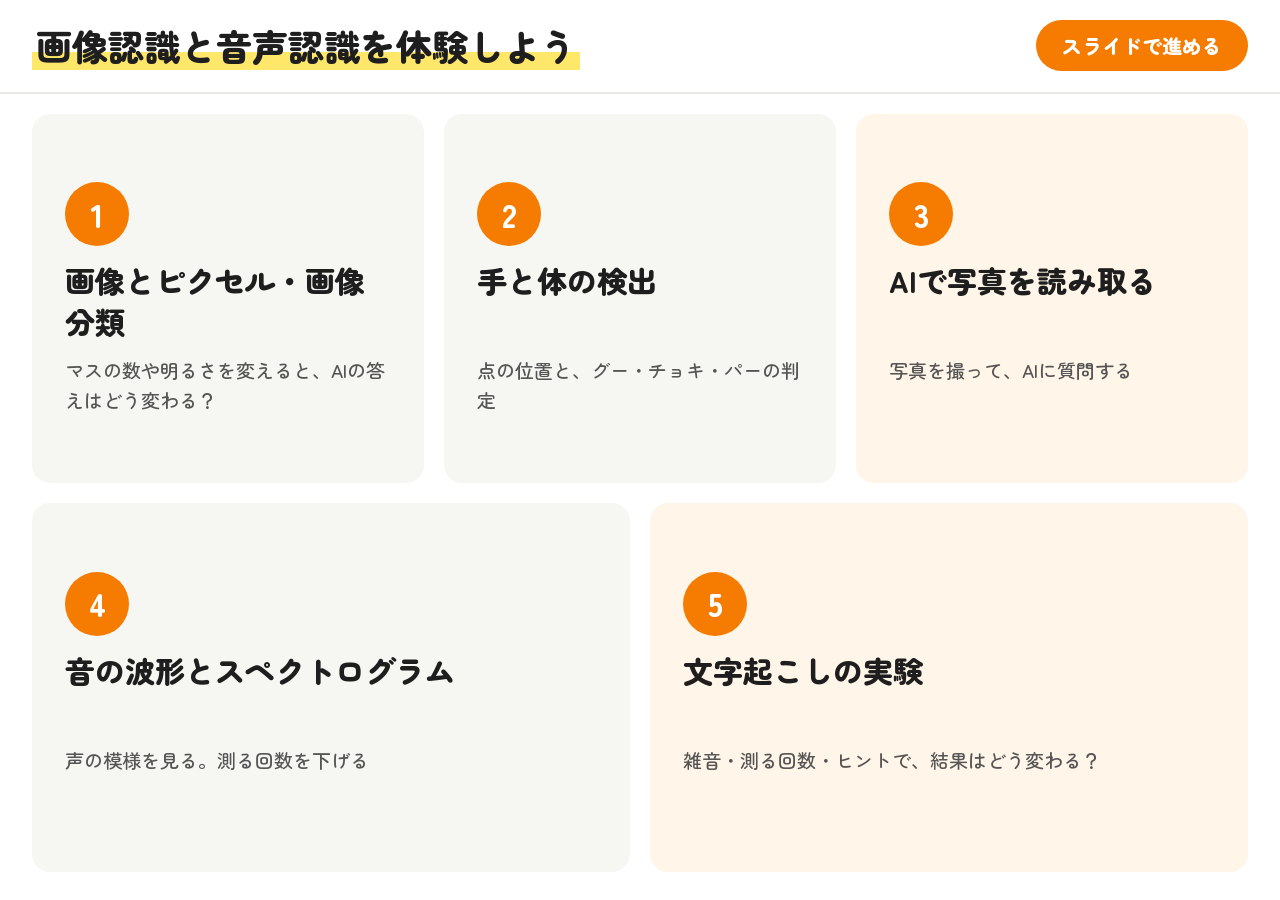
<file: image-speech-demos/index.html>
<!DOCTYPE html>
<html lang="ja">
<head>
<meta charset="UTF-8">
<meta name="viewport" content="width=device-width, initial-scale=1.0">
<title>画像認識と音声認識を体験しよう</title>
<link rel="preconnect" href="https://fonts.googleapis.com">
<link rel="preconnect" href="https://fonts.gstatic.com" crossorigin>
<link href="https://fonts.googleapis.com/css2?family=Zen+Maru+Gothic:wght@500;700;900&display=swap" rel="stylesheet">
<style>
:root {
    --bg: #ffffff; --ink: #1e1e1e; --muted: #555555; --accent: #f57c00; --accent-soft: #fff5e8; --hl: #ffe76a;
    --line: #e9e9e6; --panel: #f6f6f3; --radius: 18px;
    --font: 'Zen Maru Gothic', sans-serif;
}
* { box-sizing: border-box; margin: 0; padding: 0; }
body { display: flex; flex-direction: column; min-height: 100vh; background: var(--bg); color: var(--ink); font-family: var(--font); font-weight: 500; font-size: 18px; line-height: 1.55; }
header { display: flex; align-items: center; gap: 18px; flex-wrap: wrap; padding: 18px 32px; border-bottom: 2px solid var(--line); }
header a.slides { margin-left: auto; padding: 10px 26px; border-radius: 999px; background: var(--accent); color: #fff; font-size: 20px; font-weight: 900; text-decoration: none; }
header h1 { display: inline; font-size: 36px; font-weight: 900; background: linear-gradient(transparent 60%, var(--hl) 60%, var(--hl) 92%, transparent 92%); padding: 0 4px; }
main { flex: 1; display: grid; grid-template-columns: repeat(6, 1fr); grid-auto-rows: 1fr; gap: 20px; padding: 20px 32px 28px; }
a.item { display: flex; flex-direction: column; justify-content: center; gap: 14px; padding: 28px 30px; border-radius: var(--radius); background: var(--panel); color: var(--ink); text-decoration: none; border: 3px solid transparent; }
a.item { grid-column: span 2; }
a.item:nth-child(n+4) { grid-column: span 3; }
a.item:hover { border-color: var(--ink); }
a.item.soon { opacity: .55; }
a.item.soon:not([href]) { cursor: default; border-color: transparent; }
a.item.soon p { color: var(--accent-strong); font-weight: 900; }
a.item .badge { padding: 3px 12px; border-radius: 999px; background: var(--ink); color: #fff; font-size: 15px; font-weight: 900; }
main.checking { visibility: hidden; }
a.item.api { background: var(--accent-soft); }
a.item .top { display: flex; align-items: center; gap: 12px; }
a.item .num { display: inline-grid; place-items: center; width: 64px; height: 64px; border-radius: 50%; background: var(--accent); color: #fff; font-size: 32px; font-weight: 900; }
a.item h3 { min-height: 2.7em; font-size: 30px; font-weight: 900; line-height: 1.35; }
a.item p { min-height: 3.1em; font-size: 19px; color: var(--muted); }
@media (max-width: 1100px) { main { grid-template-columns: repeat(2, 1fr); } a.item, a.item:nth-child(n+4) { grid-column: auto; } }
@media (max-width: 700px) {
    header { padding: 14px 20px; }
    header h1 { font-size: 26px; }
    main { grid-template-columns: 1fr; grid-auto-rows: auto; gap: 16px; padding: 16px 20px 20px; }
    a.item { gap: 10px; padding: 22px 24px; }
    a.item .num { width: 52px; height: 52px; font-size: 26px; }
    a.item h3 { min-height: 0; font-size: 26px; }
    a.item p { min-height: 0; font-size: 18px; }
}
</style>
</head>
<body>
<header>
    <h1>画像認識と音声認識を体験しよう</h1>
    <a class="slides" href="slides.html">スライドで進める</a>
</header>
<main class="checking">
    <a class="item" data-demo="1" href="1_image_classification.html"><div class="top"><span class="num">1</span></div><h3>画像とピクセル・画像分類</h3><p>マスの数や明るさを変えると、AIの答えはどう変わる？</p></a>
    <a class="item" data-demo="2" href="2_hand_body_detection.html"><div class="top"><span class="num">2</span></div><h3>手と体の検出</h3><p>点の位置と、グー・チョキ・パーの判定</p></a>
    <a class="item api" data-demo="3" href="3_read_image.html"><div class="top"><span class="num">3</span></div><h3>AIで写真を読み取る</h3><p>写真を撮って、AIに質問する</p></a>
    <a class="item" data-demo="4" href="4_sound_waveform.html"><div class="top"><span class="num">4</span></div><h3>音の波形とスペクトログラム</h3><p>声の模様を見る。測る回数を下げる</p></a>
    <a class="item api" data-demo="5" href="5_transcription.html"><div class="top"><span class="num">5</span></div><h3>文字起こしの実験</h3><p>雑音・測る回数・ヒントで、結果はどう変わる？</p></a>
</main>
<script src="publish.js"></script>
<script>
// 公開前の体験は「間もなく公開！」にして押せなくする（管理者の Password を入れたタブでは「公開前」の札を付けて開ける）
fetchPublished().then((list) => {
    const admin = isAdminViewer();
    if (list) document.querySelectorAll('a.item[data-demo]').forEach((a) => {
        if (list.includes(+a.dataset.demo)) return;
        a.classList.add('soon');
        if (admin) a.querySelector('.top').insertAdjacentHTML('beforeend', '<span class="badge">公開前</span>');
        else { a.removeAttribute('href'); a.querySelector('p').textContent = '間もなく公開！'; }
    });
    document.querySelector('main').classList.remove('checking');
});
</script>
</body>
</html>
</file>
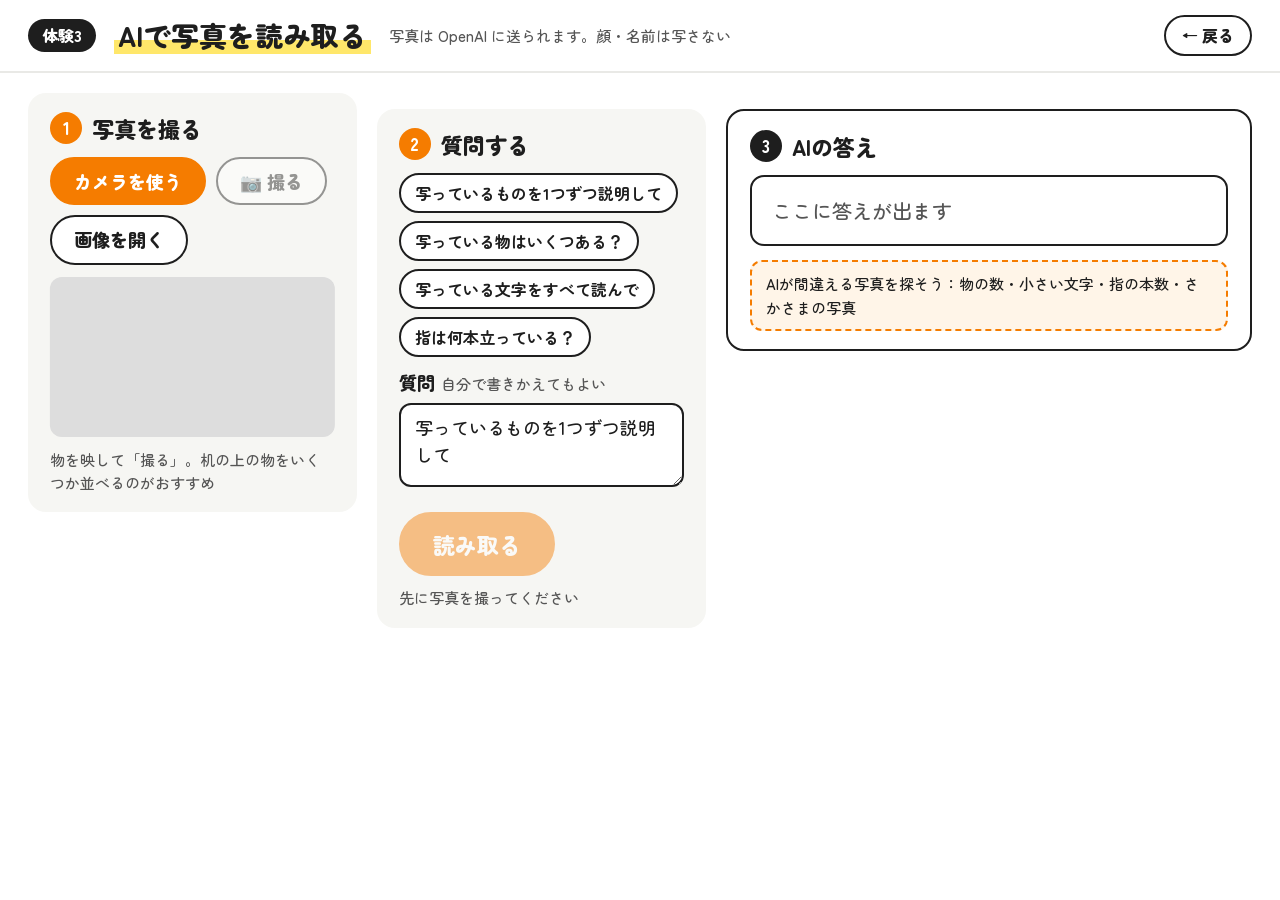
<file: image-speech-demos/3_read_image.html>
<!DOCTYPE html>
<html lang="ja">
<head>
<meta charset="UTF-8">
<meta name="viewport" content="width=device-width, initial-scale=1.0">
<title>AIで写真を読み取る</title>
<script src="publish.js" data-demo="3"></script>
<link rel="preconnect" href="https://fonts.googleapis.com">
<link rel="preconnect" href="https://fonts.gstatic.com" crossorigin>
<link href="https://fonts.googleapis.com/css2?family=JetBrains+Mono:wght@500&family=Zen+Maru+Gothic:wght@500;700;900&display=swap" rel="stylesheet">
<link rel="stylesheet" href="app.css">
<style>
main { grid-template-columns: minmax(300px, 1fr) minmax(300px, 1fr) minmax(460px, 1.6fr); }
.card img.sentimg { display: block; width: 240px; border-radius: 8px; border: 2px solid var(--line); margin-bottom: 12px; }
</style>
</head>
<body>
<header>
    <span class="tag api">体験3</span>
    <h1>AIで写真を読み取る</h1>
    <span class="note">写真は OpenAI に送られます。顔・名前は写さない</span>
    <a class="back" href="./">← 戻る</a>
</header>
<main>
    <section class="panel">
        <h2><span class="n">1</span>写真を撮る</h2>
        <div class="btns">
            <button id="btnCam" class="primary">カメラを使う</button>
            <button id="btnShot" disabled>📷 撮る</button>
            <label class="file">画像を開く<input id="file" type="file" accept="image/*"></label>
        </div>
        <video id="cam" class="cam" playsinline muted></video>
        <img id="photo" class="photo" alt="" hidden>
        <p class="status" id="camStatus">物を映して「撮る」。机の上の物をいくつか並べるのがおすすめ</p>
    </section>

    <section class="panel">
        <h2><span class="n">2</span>質問する</h2>
        <div class="chips" id="presets">
            <button>写っているものを1つずつ説明して</button>
            <button>写っている物はいくつある？</button>
            <button>写っている文字をすべて読んで</button>
            <button>指は何本立っている？</button>
        </div>
        <label class="lb" for="q">質問<small>自分で書きかえてもよい</small></label>
        <textarea id="q">写っているものを1つずつ説明して</textarea>
        <div class="btns" style="margin-top:18px;">
            <button id="btnAsk" class="primary big" disabled>読み取る</button>
        </div>
        <p class="status" id="askStatus">先に写真を撮ってください</p>
    </section>

    <section class="panel white">
        <h2><span class="n ink">3</span>AIの答え</h2>
        <div id="answers"><div class="answer wait">ここに答えが出ます</div></div>
        <div class="warn">AIが間違える写真を探そう：物の数・小さい文字・指の本数・さかさまの写真</div>
    </section>
</main>
<script src="app.js"></script>
<script>
let stream = null, image = null;
const video = $('cam');

$('btnCam').onclick = async () => {
    if (stream) { stopStream(stream); stream = null; video.srcObject = null; $('btnCam').textContent = 'カメラを使う'; $('btnShot').disabled = true; return; }
    try {
        stream = await startCamera(video);
        video.hidden = false; $('photo').hidden = true;
        $('btnCam').textContent = 'カメラを止める'; $('btnShot').disabled = false;
        $('camStatus').className = 'status'; $('camStatus').textContent = '物を映して「撮る」';
    } catch (e) { showError($('camStatus'), new Error('カメラが使えませんでした（' + e.name + '）。カメラの許可を確かめるか「画像を開く」を使ってください')); }
};
function setImage(dataURL) {
    image = dataURL;
    $('photo').src = dataURL; $('photo').hidden = false; video.hidden = true;
    $('btnAsk').disabled = false;
    $('askStatus').className = 'status'; $('askStatus').textContent = '質問を選んで「読み取る」';
}
$('btnShot').onclick = () => {
    if (!video.videoWidth) return;
    setImage(snapshot(video));
    stopStream(stream); stream = null; video.srcObject = null;
    $('btnCam').textContent = 'もう一度撮る'; $('btnShot').disabled = true;
};
$('file').onchange = async (e) => { const f = e.target.files[0]; if (f) setImage(await fileToDataURL(f)); };
[...$('presets').children].forEach((b) => (b.onclick = () => { $('q').value = b.textContent; }));

// 写真と質問を送り、答えを、できたところから少しずつ出す
$('btnAsk').onclick = async () => {
    const q = $('q').value.trim();
    if (!q || !image) return;
    $('btnAsk').disabled = true;
    $('answers').innerHTML = '';
    $('askStatus').className = 'status'; $('askStatus').innerHTML = '<span class="thinking">OpenAI に送っています</span>';
    try {
        let ans = null;
        await apiStream('ask_image', { image, question: q, detail: 'low', mode: 'text' }, (ev) => {
            if (ev.type === 'sent') {
                const el = document.createElement('div');
                el.className = 'card';
                el.innerHTML = '<img class="sentimg" alt="送った写真"><div class="answer thinking"></div>';
                el.querySelector('img').src = ev.image;
                $('answers').appendChild(el);
                ans = el.querySelector('.answer');
            } else if (ev.type === 'delta') {
                ans.classList.remove('thinking');
                ans.appendChild(document.createTextNode(ev.text));
            } else if (ev.type === 'done') {
                ans.classList.remove('thinking');
                if (!ans.textContent) ans.textContent = ev.text;
            }
        });
        $('askStatus').textContent = '答えが合っているか、写真と見比べよう';
    } catch (e) { showError($('askStatus'), e); }
    $('btnAsk').disabled = false;
};
</script>
</body>
</html>
</file>
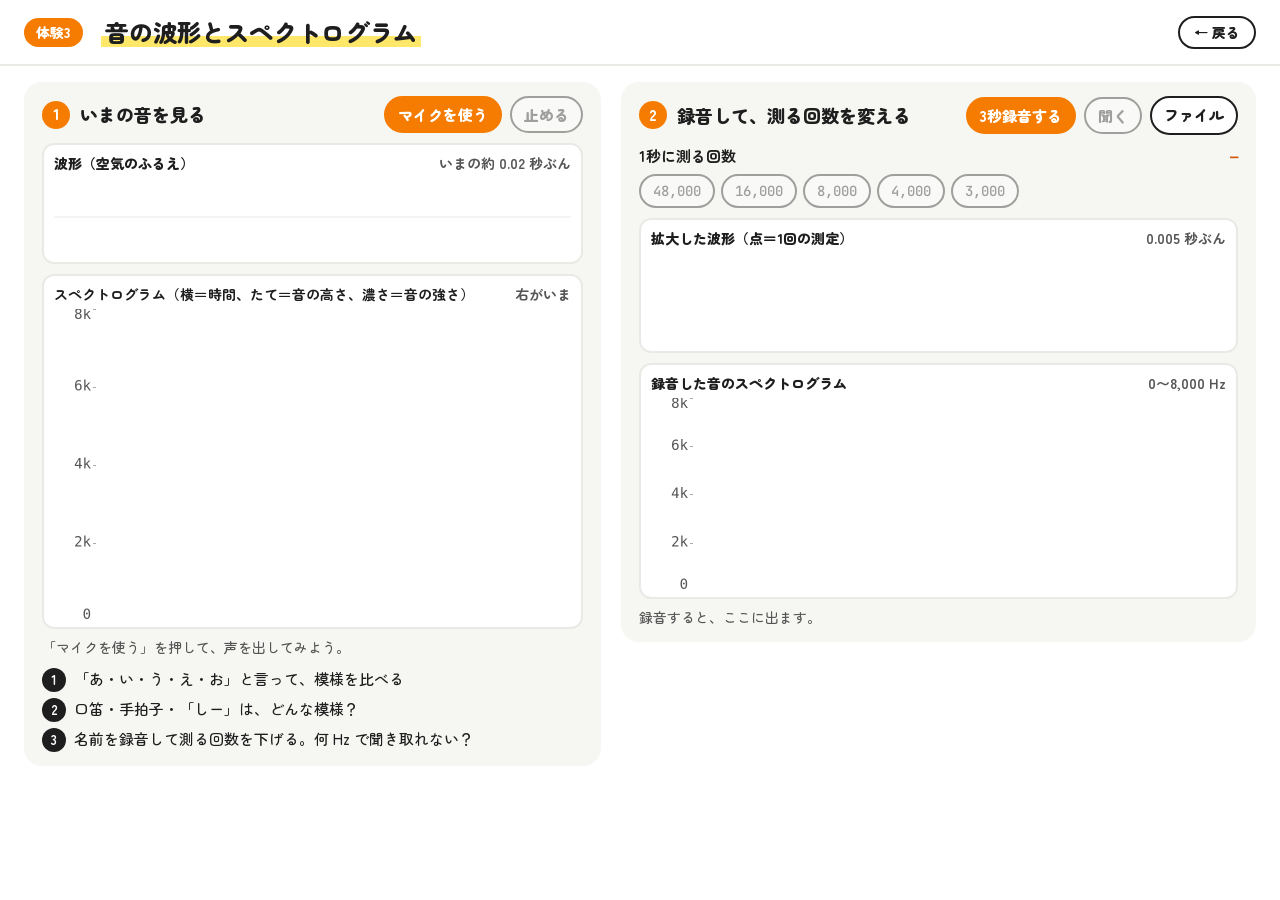
<file: image-speech-demos/3_sound_waveform.html>
<!DOCTYPE html>
<html lang="ja">
<head>
<meta charset="UTF-8">
<meta name="viewport" content="width=device-width, initial-scale=1.0">
<title>音の波形とスペクトログラム</title>
<script src="publish.js" data-demo="3"></script>
<link rel="preconnect" href="https://fonts.googleapis.com">
<link rel="preconnect" href="https://fonts.gstatic.com" crossorigin>
<link href="https://fonts.googleapis.com/css2?family=JetBrains+Mono:wght@500&family=Zen+Maru+Gothic:wght@500;700;900&display=swap" rel="stylesheet">
<style>
:root {
    --bg: #ffffff; --ink: #1e1e1e; --muted: #555555; --dim: #9a9a9a;
    --accent: #f57c00; --accent-strong: #d35400; --accent-soft: #fff5e8; --hl: #ffe76a;
    --line: #e9e9e6; --panel: #f6f6f3; --radius: 18px;
    --font: 'Zen Maru Gothic', sans-serif; --mono: 'JetBrains Mono', 'Zen Maru Gothic', monospace;
}
* { box-sizing: border-box; margin: 0; padding: 0; }
body { background: var(--bg); color: var(--ink); font-family: var(--font); font-weight: 500; font-size: 16px; line-height: 1.5; }
header { display: flex; align-items: center; gap: 18px; padding: 14px 24px; border-bottom: 2px solid var(--line); flex-wrap: wrap; }
header h1 { font-size: 24px; font-weight: 900; background: linear-gradient(transparent 60%, var(--hl) 60%, var(--hl) 92%, transparent 92%); padding: 0 4px; }
header .tag { padding: 4px 12px; border-radius: 999px; background: var(--accent); color: #fff; font-size: 14px; font-weight: 900; }
header .note { margin-left: auto; font-size: 14px; color: var(--muted); }
header a.back { margin-left: auto; padding: 4px 14px; border-radius: 999px; border: 2px solid var(--ink); color: var(--ink); font-size: 14px; font-weight: 900; text-decoration: none; }
main { display: grid; grid-template-columns: 1fr 1.1fr; gap: 20px; padding: 16px 24px 24px; align-items: start; }
h2 .btns button, h2 .btns label.file { padding: 6px 12px; }
@media (max-width: 1100px) { main { grid-template-columns: 1fr; } }
section.panel { background: var(--panel); border-radius: var(--radius); padding: 14px 18px; }
h2 { display: flex; align-items: center; gap: 10px; font-size: 18px; font-weight: 900; margin-bottom: 10px; flex-wrap: wrap; }
h2 .n { display: inline-grid; place-items: center; width: 28px; height: 28px; border-radius: 50%; background: var(--accent); color: #fff; font-size: 15px; }
h2 .btns { margin-left: auto; }
.btns { display: flex; flex-wrap: wrap; gap: 8px; align-items: center; }
button, label.file { font-family: var(--font); font-size: 15px; font-weight: 900; padding: 7px 16px; border-radius: 999px; border: 2px solid var(--ink); background: #fff; color: var(--ink); cursor: pointer; }
button.primary { background: var(--accent); border-color: var(--accent); color: #fff; }
button:disabled { opacity: .4; cursor: default; }
label.file input { display: none; }
.box { margin-top: 10px; background: #fff; border-radius: 12px; border: 2px solid var(--line); padding: 8px 10px 6px; }
.box .cap { display: flex; justify-content: space-between; align-items: baseline; font-size: 14px; font-weight: 900; margin-bottom: 4px; }
.box .cap span { font-weight: 700; color: var(--muted); }
.box .cap .long { font-size: inherit; }
canvas { display: block; width: 100%; }
.ctrl .row { display: flex; justify-content: space-between; align-items: baseline; font-weight: 700; font-size: 15px; }
.ctrl .row b { font-family: var(--mono); font-size: 14px; color: var(--accent-strong); }
select { width: 100%; margin-top: 4px; padding: 6px 8px; font-family: var(--font); font-size: 15px; font-weight: 700; border: 2px solid var(--ink); border-radius: 10px; background: #fff; }
.rates { display: flex; flex-wrap: wrap; gap: 6px; margin-top: 6px; }
.rates button { padding: 6px 12px; font-family: var(--mono); font-weight: 500; font-size: 14px; }
.rates button.on { background: var(--ink); border-color: var(--ink); color: #fff; }
.status { margin-top: 8px; font-size: 14px; color: var(--muted); }
.status.err { color: #c0392b; font-weight: 700; }
.tips { margin-top: 10px; display: grid; gap: 6px; }
.tips li { list-style: none; display: flex; gap: 8px; font-size: 15px; }
.tips li b { flex: none; display: inline-grid; place-items: center; width: 24px; height: 24px; border-radius: 50%; background: var(--ink); color: #fff; font-size: 13px; }
/* 絵の高さは画面の高さに合わせる（下にスクロールしなくてよいように）。描く細かさは JS で画面の大きさの2倍にそろえる */
#wave { height: clamp(40px, calc((100vh - 510px) * .2), 120px); }
#spec { height: clamp(140px, calc((100vh - 510px) * .8), 440px); }
#zoom { height: clamp(44px, calc((100vh - 440px) * .2), 130px); }
#recSpec { height: clamp(90px, calc((100vh - 440px) * .42), 300px); }
</style>
</head>
<body>
<header>
    <span class="tag">体験3</span>
    <h1>音の波形とスペクトログラム</h1>
    <a class="back" href="./">← 戻る</a>
</header>
<main>
    <section class="panel">
        <h2><span class="n">1</span>いまの音を見る<span class="btns"><button id="btnMic" class="primary">マイクを使う</button><button id="btnPause" disabled>止める</button></span></h2>
        <div class="box" id="waveBox">
            <div class="cap">波形（空気のふるえ）<span>いまの約 0.02 秒ぶん</span></div>
            <canvas id="wave" width="1200" height="180"></canvas>
        </div>
        <div class="box">
            <div class="cap"><b>スペクトログラム<small class="long">（横＝時間、たて＝音の高さ、濃さ＝音の強さ）</small></b><span>右がいま</span></div>
            <canvas id="spec" width="1200" height="420"></canvas>
        </div>
        <p class="status" id="micStatus">「マイクを使う」を押して、声を出してみよう。</p>
        <ul class="tips">
            <li><b>1</b>「あ・い・う・え・お」と言って、模様を比べる</li>
            <li><b>2</b>口笛・手拍子・「しー」は、どんな模様？</li>
            <li><b>3</b>名前を録音して測る回数を下げる。何 Hz で聞き取れない？</li>
        </ul>
    </section>

    <section class="panel">
        <h2><span class="n">2</span>録音して、測る回数を変える<span class="btns"><button id="btnRec" class="primary">3秒録音する</button><button id="btnPlay" disabled>聞く</button><label class="file">ファイル<input id="file" type="file" accept="audio/*"></label></span></h2>
        <div class="ctrl"><div class="row">1秒に測る回数<b id="vRate">—</b></div>
            <div class="rates" id="rates"></div></div>
        <div class="box">
            <div class="cap">拡大した波形（点＝1回の測定）<span id="zoomNote">0.005 秒ぶん</span></div>
            <canvas id="zoom" width="1200" height="200"></canvas>
        </div>
        <div class="box">
            <div class="cap">録音した音のスペクトログラム<span>0〜8,000 Hz</span></div>
            <canvas id="recSpec" width="1200" height="360"></canvas>
        </div>
        <p class="status" id="recStatus">録音すると、ここに出ます。</p>
    </section>
</main>

<script>
const $ = (id) => document.getElementById(id);
const RATES = [48000, 16000, 8000, 4000, 3000];
const LIVE_MAX_HZ = 8000;   // いまの音のスペクトログラムに出す高さの上限
let ac = null, analyser = null, micStream = null, paused = false;
let clip = null, clipRate = 48000, curRate = 48000, curData = null;

// 色（静か＝白 → 黄 → オレンジ → 濃い茶色＝強い）
const STOPS = [[255, 255, 255], [255, 231, 106], [245, 124, 0], [120, 40, 0], [30, 30, 30]];
function color(v) {   // v: 0〜1
    v = Math.max(0, Math.min(1, v)) * (STOPS.length - 1);
    const i = Math.min(STOPS.length - 2, Math.floor(v)), t = v - i, a = STOPS[i], b = STOPS[i + 1];
    return [a[0] + (b[0] - a[0]) * t, a[1] + (b[1] - a[1]) * t, a[2] + (b[2] - a[2]) * t];
}
function fitCanvases() {   // 絵の細かさを、画面に出る大きさの2倍にそろえる（字や線が伸び縮みしないように）
    for (const id of ['wave', 'spec', 'zoom', 'recSpec']) {
        const c = $(id);
        if (c.clientWidth) { c.width = Math.round(c.clientWidth * 2); c.height = Math.round(c.clientHeight * 2); }
    }
}
fitCanvases();
const AXIS = 84, AF = 28, K = 1;   // 左の目盛りの幅、目盛りの字の大きさ、線と点の太さ
const rateLabel = (r, i) => r.toLocaleString() + (i === 0 ? '（元）' : '');   // 単位の Hz は上の数字に出る
function drawAxis(ctx, h, maxHz, top = 0) {
    ctx.fillStyle = '#fff'; ctx.fillRect(0, top, AXIS, h);
    ctx.fillStyle = '#555'; ctx.font = `500 ${AF}px "JetBrains Mono", monospace`; ctx.textAlign = 'right'; ctx.textBaseline = 'middle';
    const step = maxHz <= 4000 ? 1000 : maxHz <= 8000 ? 2000 : 4000;
    for (let f = 0; f <= maxHz; f += step) {
        const y = top + h - (f / maxHz) * h;
        ctx.fillText(f >= 1000 ? (f / 1000) + 'k' : f, AXIS - 10, Math.min(top + h - AF * 0.4, Math.max(top + AF * 0.45, y)));
        ctx.fillRect(AXIS - 6, Math.round(y), 6, 1);
    }
    ctx.textAlign = 'left'; ctx.textBaseline = 'alphabetic';
}

// ---------- 1. いまの音 ----------
const wave = $('wave'), wctx = wave.getContext('2d');
const spec = $('spec'), sctx = spec.getContext('2d');
function clearLive() {
    wctx.fillStyle = '#fff'; wctx.fillRect(0, 0, wave.width, wave.height);
    wctx.strokeStyle = '#e9e9e6'; wctx.lineWidth = 2; wctx.beginPath(); wctx.moveTo(0, wave.height / 2); wctx.lineTo(wave.width, wave.height / 2); wctx.stroke();
    sctx.fillStyle = '#fff'; sctx.fillRect(0, 0, spec.width, spec.height);
    drawAxis(sctx, spec.height, LIVE_MAX_HZ);
}
clearLive();

async function startMic() {
    try {
        micStream = await navigator.mediaDevices.getUserMedia({ audio: { echoCancellation: false, noiseSuppression: false, autoGainControl: false } });
        ac = ac || new AudioContext();
        await ac.resume();
        analyser = ac.createAnalyser(); analyser.fftSize = 2048; analyser.smoothingTimeConstant = 0;
        analyser.minDecibels = -100; analyser.maxDecibels = -25;
        ac.createMediaStreamSource(micStream).connect(analyser);
        $('btnMic').textContent = 'マイクを止める'; $('btnMic').classList.remove('primary'); $('btnPause').disabled = false;
        $('micStatus').textContent = `マイクの音を 1秒に ${ac.sampleRate.toLocaleString()} 回 測っています。`;
        $('micStatus').className = 'status';
        clearLive(); paused = false; liveLoop();
    } catch (e) {
        $('micStatus').textContent = 'マイクが使えませんでした（' + e.name + '）。ブラウザのマイクの許可を確かめてください。'; $('micStatus').className = 'status err';
    }
}
function stopMic() {
    if (micStream) micStream.getTracks().forEach((t) => t.stop());
    micStream = null; analyser = null;
    $('btnMic').textContent = 'マイクを使う'; $('btnMic').classList.add('primary'); $('btnPause').disabled = true;
}
function liveLoop() {
    if (!analyser) return;
    if (!paused) {
        // 波形
        const n = Math.min(analyser.fftSize, Math.round(ac.sampleRate * 0.02));
        const td = new Float32Array(analyser.fftSize); analyser.getFloatTimeDomainData(td);
        wctx.fillStyle = '#fff'; wctx.fillRect(0, 0, wave.width, wave.height);
        wctx.strokeStyle = '#e9e9e6'; wctx.lineWidth = 2; wctx.beginPath(); wctx.moveTo(0, wave.height / 2); wctx.lineTo(wave.width, wave.height / 2); wctx.stroke();
        wctx.strokeStyle = '#1e1e1e'; wctx.lineWidth = 3; wctx.beginPath();
        for (let i = 0; i < n; i++) {
            const x = i / (n - 1) * wave.width, y = wave.height / 2 - td[td.length - n + i] * wave.height * 1.6;
            i ? wctx.lineTo(x, y) : wctx.moveTo(x, y);
        }
        wctx.stroke();
        // スペクトログラム（左へずらして、右端に今の列を描く）
        const fd = new Float32Array(analyser.frequencyBinCount); analyser.getFloatFrequencyData(fd);
        const colW = 3, maxHz = LIVE_MAX_HZ, binHz = ac.sampleRate / analyser.fftSize;
        sctx.drawImage(spec, AXIS + colW, 0, spec.width - AXIS - colW, spec.height, AXIS, 0, spec.width - AXIS - colW, spec.height);
        const img = sctx.createImageData(colW, spec.height);
        for (let y = 0; y < spec.height; y++) {
            const f = (1 - y / spec.height) * maxHz, k = Math.min(fd.length - 1, Math.round(f / binHz));
            const v = (fd[k] - analyser.minDecibels) / (analyser.maxDecibels - analyser.minDecibels);
            const c = color(v);
            for (let x = 0; x < colW; x++) { const o = (y * colW + x) * 4; img.data[o] = c[0]; img.data[o + 1] = c[1]; img.data[o + 2] = c[2]; img.data[o + 3] = 255; }
        }
        sctx.putImageData(img, spec.width - colW, 0);
    }
    requestAnimationFrame(liveLoop);
}
$('btnMic').onclick = () => (micStream ? stopMic() : startMic());
$('btnPause').onclick = () => { paused = !paused; $('btnPause').textContent = paused ? '再開' : '止める'; };

// ---------- 2. 録音して、測る回数を変える ----------
const zoom = $('zoom'), zctx = zoom.getContext('2d');
const recSpec = $('recSpec'), rctx = recSpec.getContext('2d');
$('rates').innerHTML = RATES.map((r) => `<button data-r="${r}" disabled>${rateLabel(r, -1)}</button>`).join('');

function fft(re, im) {   // その場で計算する FFT（長さは 2 のべき乗）
    const n = re.length;
    for (let i = 1, j = 0; i < n; i++) {
        let bit = n >> 1; for (; j & bit; bit >>= 1) j ^= bit; j ^= bit;
        if (i < j) { [re[i], re[j]] = [re[j], re[i]]; [im[i], im[j]] = [im[j], im[i]]; }
    }
    for (let len = 2; len <= n; len <<= 1) {
        const ang = -2 * Math.PI / len, wr = Math.cos(ang), wi = Math.sin(ang);
        for (let i = 0; i < n; i += len) {
            let cr = 1, ci = 0;
            for (let j = 0; j < len / 2; j++) {
                const a = i + j, b = a + len / 2;
                const tr = re[b] * cr - im[b] * ci, ti = re[b] * ci + im[b] * cr;
                re[b] = re[a] - tr; im[b] = im[a] - ti; re[a] += tr; im[a] += ti;
                const nr = cr * wr - ci * wi; ci = cr * wi + ci * wr; cr = nr;
            }
        }
    }
}
function drawRecSpec(data, rate) {
    const W = recSpec.width, H = recSpec.height, maxHz = 8000, plotW = W - AXIS;
    const N = 2 ** Math.max(6, Math.round(Math.log2(rate * 0.025))), hop = N / 4;
    const frames = Math.max(1, Math.floor((data.length - N) / hop));
    const win = new Float32Array(N).map((_, i) => 0.5 - 0.5 * Math.cos(2 * Math.PI * i / (N - 1)));
    const mags = [];
    let mx = -Infinity, loud = 0, loudE = -Infinity;
    for (let t = 0; t < frames; t++) {
        const re = new Float32Array(N), im = new Float32Array(N);
        let e = 0;
        for (let i = 0; i < N; i++) { re[i] = (data[t * hop + i] || 0) * win[i]; e += re[i] * re[i]; }
        if (e > loudE) { loudE = e; loud = t; }
        fft(re, im);
        const m = new Float32Array(N / 2);
        for (let k = 0; k < N / 2; k++) { m[k] = 10 * Math.log10(re[k] * re[k] + im[k] * im[k] + 1e-12); if (m[k] > mx) mx = m[k]; }
        mags.push(m);
    }
    const img = rctx.createImageData(plotW, H), nyq = rate / 2, binHz = rate / N;
    for (let x = 0; x < plotW; x++) {
        const m = mags[Math.min(frames - 1, Math.floor(x / plotW * frames))];
        for (let y = 0; y < H; y++) {
            const f = (1 - y / H) * maxHz, o = (y * plotW + x) * 4;
            let c;
            if (f > nyq) { c = ((x + y) % 14 < 2) ? [200, 200, 196] : [238, 238, 234]; }   // 記録できない高さ（斜線）
            else { const k = Math.min(N / 2 - 1, Math.round(f / binHz)); c = color((m[k] - (mx - 70)) / 70); }
            img.data[o] = c[0]; img.data[o + 1] = c[1]; img.data[o + 2] = c[2]; img.data[o + 3] = 255;
        }
    }
    rctx.putImageData(img, AXIS, 0);
    drawAxis(rctx, H, maxHz);
    if (nyq < maxHz) {
        const y = H - (nyq / maxHz) * H;
        rctx.fillStyle = '#d35400'; rctx.fillRect(AXIS, Math.round(y) - 1, plotW, Math.round(3 * K));
        rctx.font = `900 ${Math.round(24 * K * 1.1)}px "Zen Maru Gothic", sans-serif`; rctx.fillStyle = '#1e1e1e';
        rctx.fillText(`${nyq.toLocaleString()} Hz より上は記録できない`, AXIS + 16, Math.max(30 * K, y - 14));
    }
}

function drawZoom(data, rate) {
    const W = zoom.width, H = zoom.height;
    zctx.fillStyle = '#fff'; zctx.fillRect(0, 0, W, H);
    zctx.strokeStyle = '#e9e9e6'; zctx.lineWidth = 2; zctx.beginPath(); zctx.moveTo(0, H / 2); zctx.lineTo(W, H / 2); zctx.stroke();
    // いちばん大きい音のあたりを 0.005 秒ぶん切り出す
    let best = 0, bi = 0; const blk = Math.round(rate * 0.005);
    for (let i = 0; i + blk < data.length; i += blk) { let s = 0; for (let j = 0; j < blk; j++) s += Math.abs(data[i + j]); if (s > best) { best = s; bi = i; } }
    let peak = 1e-6; for (let j = 0; j < blk; j++) peak = Math.max(peak, Math.abs(data[bi + j] || 0));
    const pts = [];
    for (let j = 0; j < blk; j++) pts.push([j / (blk - 1) * (W - 40) + 20, H / 2 - (data[bi + j] || 0) / peak * (H / 2 - 20)]);
    zctx.strokeStyle = '#1e1e1e'; zctx.lineWidth = 2.5 * K; zctx.beginPath();
    pts.forEach(([x, y], i) => (i ? zctx.lineTo(x, y) : zctx.moveTo(x, y))); zctx.stroke();
    const r = (blk > 120 ? 2.5 : 6) * K;
    pts.forEach(([x, y]) => { zctx.beginPath(); zctx.arc(x, y, r, 0, Math.PI * 2); zctx.fillStyle = '#f57c00'; zctx.fill(); });
    return blk;
}
async function resample(rate) {
    if (rate === clipRate) return clip.getChannelData(0);
    // 1) 元の速さのまま、記録できない高さ（rate の半分より上）を先に消す（消さないと低い音に化けて見える）
    const pre = new OfflineAudioContext(1, clip.length, clipRate);
    let node = pre.createBufferSource(); node.buffer = clip; const head = node;
    for (let k = 0; k < 8; k++) { const f = pre.createBiquadFilter(); f.type = 'lowpass'; f.frequency.value = rate * 0.42; f.Q.value = 0.707; node.connect(f); node = f; }
    node.connect(pre.destination); head.start();
    const filtered = await pre.startRendering();
    // 2) 1秒に rate 回だけ測り直す
    const len = Math.round(clip.length * rate / clipRate);
    const off = new OfflineAudioContext(1, len, rate);
    const src = off.createBufferSource(); src.buffer = filtered; src.connect(off.destination); src.start();
    return (await off.startRendering()).getChannelData(0);
}
async function showRate(rate) {
    if (!clip) return;
    curRate = rate; curData = await resample(rate);
    [...$('rates').children].forEach((b) => b.classList.toggle('on', +b.dataset.r === rate));
    $('vRate').textContent = rate.toLocaleString() + ' Hz';
    const blk = drawZoom(curData, rate);
    drawRecSpec(curData, rate);
    $('zoomNote').textContent = `0.005 秒で ${blk} 回測る`;
}
function setClip(buf) {
    clip = buf; clipRate = buf.sampleRate;
    RATES[0] = clipRate;
    $('rates').innerHTML = RATES.map((r, i) => `<button data-r="${r}">${rateLabel(r, i)}</button>`).join('');
    [...$('rates').children].forEach((b) => (b.onclick = () => showRate(+b.dataset.r)));
    $('btnPlay').disabled = false;
    $('recStatus').textContent = '1秒に測る回数を変えて「聞く」を押してみよう。';
    showRate(clipRate);
}
async function record() {
    try {
        ac = ac || new AudioContext(); await ac.resume();
        const stream = micStream || await navigator.mediaDevices.getUserMedia({ audio: { echoCancellation: false, noiseSuppression: false, autoGainControl: false } });
        const rec = new MediaRecorder(stream), chunks = [];
        rec.ondataavailable = (e) => chunks.push(e.data);
        const done = new Promise((r) => (rec.onstop = r));
        rec.start(); $('btnRec').disabled = true;
        for (let s = 3; s > 0; s--) { $('btnRec').textContent = `録音中… ${s}`; await new Promise((r) => setTimeout(r, 1000)); }
        rec.stop(); await done;
        if (!micStream) stream.getTracks().forEach((t) => t.stop());
        const buf = await ac.decodeAudioData(await new Blob(chunks).arrayBuffer());
        setClip(buf);
    } catch (e) {
        $('recStatus').textContent = '録音できませんでした（' + e.name + '）。ブラウザのマイクの許可を確かめてください。'; $('recStatus').className = 'status err';
    }
    $('btnRec').disabled = false; $('btnRec').textContent = '3秒録音する';
}
$('btnRec').onclick = record;
$('btnPlay').onclick = async () => {
    if (!curData) return;
    ac = ac || new AudioContext(); await ac.resume();
    const b = ac.createBuffer(1, curData.length, curRate); b.copyToChannel(curData, 0);
    const s = ac.createBufferSource(); s.buffer = b; s.connect(ac.destination); s.start();
};
$('file').onchange = async (e) => {
    const f = e.target.files[0]; if (!f) return;
    ac = ac || new AudioContext();
    try { setClip(await ac.decodeAudioData(await f.arrayBuffer())); } catch (err) { $('recStatus').textContent = 'このファイルは読めませんでした。'; $('recStatus').className = 'status err'; }
};
function blankRec() {
    rctx.fillStyle = '#fff'; rctx.fillRect(0, 0, recSpec.width, recSpec.height); drawAxis(rctx, recSpec.height, 8000);
    zctx.fillStyle = '#fff'; zctx.fillRect(0, 0, zoom.width, zoom.height);
}
blankRec();
// 窓の大きさが変わったら、絵の細かさをそろえ直して描き直す
let fitTimer = 0;
window.addEventListener('resize', () => {
    clearTimeout(fitTimer);
    fitTimer = setTimeout(() => {
        fitCanvases(); clearLive();
        if (curData) { drawZoom(curData, curRate); drawRecSpec(curData, curRate); } else blankRec();
    }, 200);
});
</script>
</body>
</html>
</file>
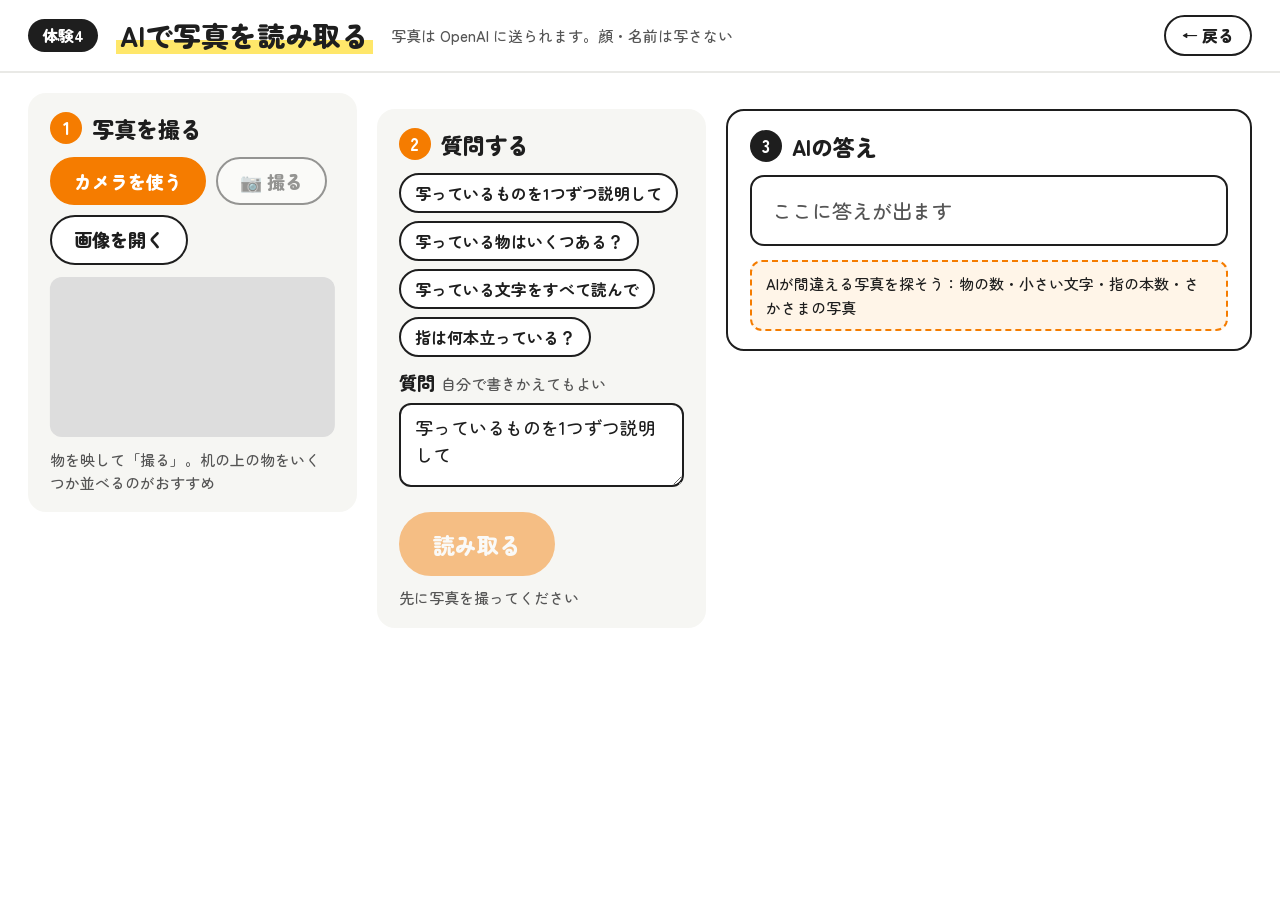
<file: image-speech-demos/4_read_image.html>
<!DOCTYPE html>
<html lang="ja">
<head>
<meta charset="UTF-8">
<meta name="viewport" content="width=device-width, initial-scale=1.0">
<title>AIで写真を読み取る</title>
<script src="publish.js" data-demo="4"></script>
<link rel="preconnect" href="https://fonts.googleapis.com">
<link rel="preconnect" href="https://fonts.gstatic.com" crossorigin>
<link href="https://fonts.googleapis.com/css2?family=JetBrains+Mono:wght@500&family=Zen+Maru+Gothic:wght@500;700;900&display=swap" rel="stylesheet">
<link rel="stylesheet" href="app.css">
<style>
main { grid-template-columns: minmax(300px, 1fr) minmax(300px, 1fr) minmax(460px, 1.6fr); }
.card img.sentimg { display: block; width: 240px; border-radius: 8px; border: 2px solid var(--line); margin-bottom: 12px; }
</style>
</head>
<body>
<header>
    <span class="tag api">体験4</span>
    <h1>AIで写真を読み取る</h1>
    <span class="note">写真は OpenAI に送られます。顔・名前は写さない</span>
    <a class="back" href="./">← 戻る</a>
</header>
<main>
    <section class="panel">
        <h2><span class="n">1</span>写真を撮る</h2>
        <div class="btns">
            <button id="btnCam" class="primary">カメラを使う</button>
            <button id="btnShot" disabled>📷 撮る</button>
            <label class="file">画像を開く<input id="file" type="file" accept="image/*"></label>
        </div>
        <video id="cam" class="cam" playsinline muted></video>
        <img id="photo" class="photo" alt="" hidden>
        <p class="status" id="camStatus">物を映して「撮る」。机の上の物をいくつか並べるのがおすすめ</p>
    </section>

    <section class="panel">
        <h2><span class="n">2</span>質問する</h2>
        <div class="chips" id="presets">
            <button>写っているものを1つずつ説明して</button>
            <button>写っている物はいくつある？</button>
            <button>写っている文字をすべて読んで</button>
            <button>指は何本立っている？</button>
        </div>
        <label class="lb" for="q">質問<small>自分で書きかえてもよい</small></label>
        <textarea id="q">写っているものを1つずつ説明して</textarea>
        <div class="btns" style="margin-top:18px;">
            <button id="btnAsk" class="primary big" disabled>読み取る</button>
        </div>
        <p class="status" id="askStatus">先に写真を撮ってください</p>
    </section>

    <section class="panel white">
        <h2><span class="n ink">3</span>AIの答え</h2>
        <div id="answers"><div class="answer wait">ここに答えが出ます</div></div>
        <div class="warn">AIが間違える写真を探そう：物の数・小さい文字・指の本数・さかさまの写真</div>
    </section>
</main>
<script src="app.js"></script>
<script>
let stream = null, image = null;
const video = $('cam');

$('btnCam').onclick = async () => {
    if (stream) { stopStream(stream); stream = null; video.srcObject = null; $('btnCam').textContent = 'カメラを使う'; $('btnShot').disabled = true; return; }
    try {
        stream = await startCamera(video);
        video.hidden = false; $('photo').hidden = true;
        $('btnCam').textContent = 'カメラを止める'; $('btnShot').disabled = false;
        $('camStatus').className = 'status'; $('camStatus').textContent = '物を映して「撮る」';
    } catch (e) { showError($('camStatus'), new Error('カメラが使えませんでした（' + e.name + '）。カメラの許可を確かめるか「画像を開く」を使ってください')); }
};
function setImage(dataURL) {
    image = dataURL;
    $('photo').src = dataURL; $('photo').hidden = false; video.hidden = true;
    $('btnAsk').disabled = false;
    $('askStatus').className = 'status'; $('askStatus').textContent = '質問を選んで「読み取る」';
}
$('btnShot').onclick = () => {
    if (!video.videoWidth) return;
    setImage(snapshot(video));
    stopStream(stream); stream = null; video.srcObject = null;
    $('btnCam').textContent = 'もう一度撮る'; $('btnShot').disabled = true;
};
$('file').onchange = async (e) => { const f = e.target.files[0]; if (f) setImage(await fileToDataURL(f)); };
[...$('presets').children].forEach((b) => (b.onclick = () => { $('q').value = b.textContent; }));

// 写真と質問を送り、答えを、できたところから少しずつ出す
$('btnAsk').onclick = async () => {
    const q = $('q').value.trim();
    if (!q || !image) return;
    $('btnAsk').disabled = true;
    $('answers').innerHTML = '';
    $('askStatus').className = 'status'; $('askStatus').innerHTML = '<span class="thinking">OpenAI に送っています</span>';
    try {
        let ans = null;
        await apiStream('ask_image', { image, question: q, detail: 'low', mode: 'text' }, (ev) => {
            if (ev.type === 'sent') {
                const el = document.createElement('div');
                el.className = 'card';
                el.innerHTML = '<img class="sentimg" alt="送った写真"><div class="answer thinking"></div>';
                el.querySelector('img').src = ev.image;
                $('answers').appendChild(el);
                ans = el.querySelector('.answer');
            } else if (ev.type === 'delta') {
                ans.classList.remove('thinking');
                ans.appendChild(document.createTextNode(ev.text));
            } else if (ev.type === 'done') {
                ans.classList.remove('thinking');
                if (!ans.textContent) ans.textContent = ev.text;
            }
        });
        $('askStatus').textContent = '答えが合っているか、写真と見比べよう';
    } catch (e) { showError($('askStatus'), e); }
    $('btnAsk').disabled = false;
};
</script>
</body>
</html>
</file>
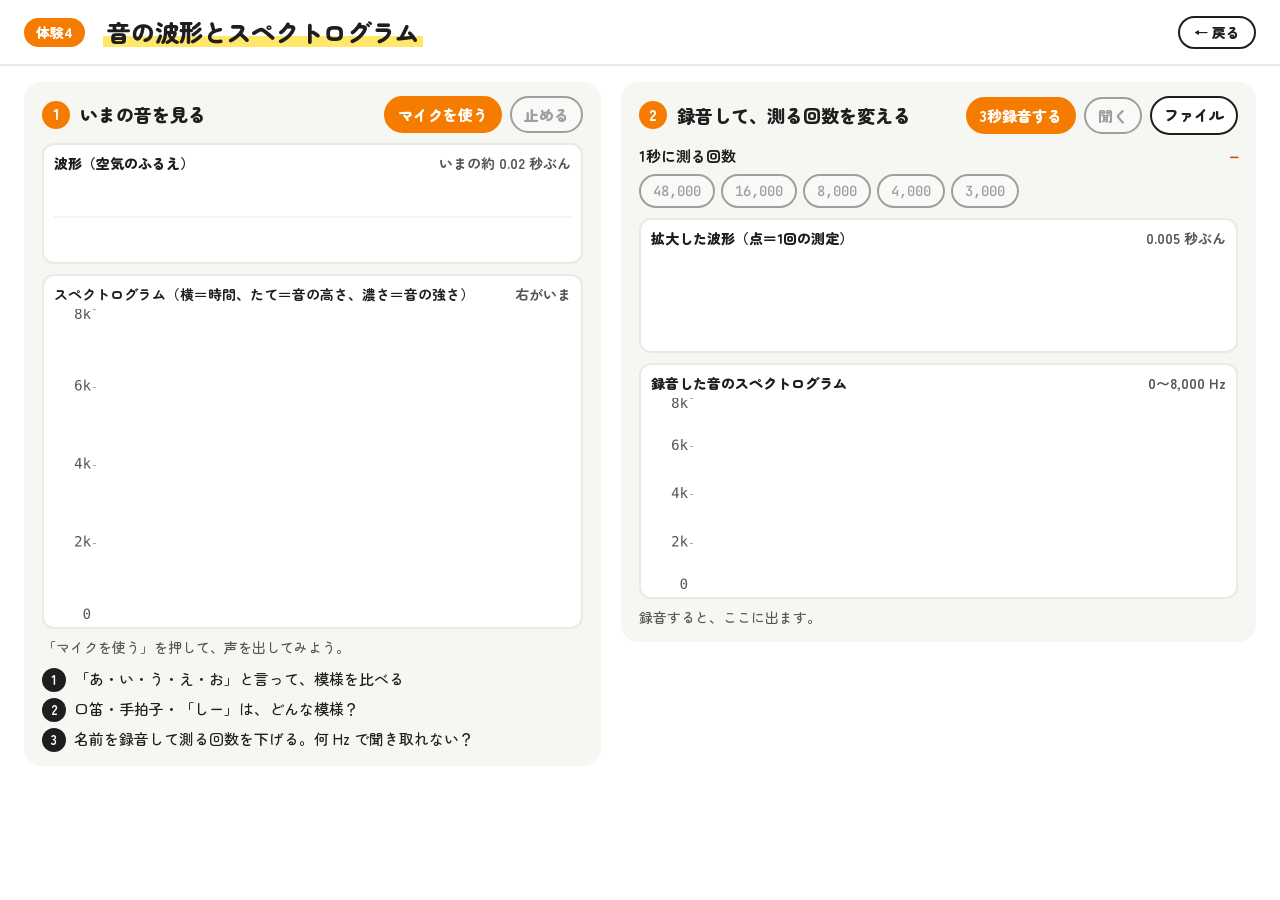
<file: image-speech-demos/4_sound_waveform.html>
<!DOCTYPE html>
<html lang="ja">
<head>
<meta charset="UTF-8">
<meta name="viewport" content="width=device-width, initial-scale=1.0">
<title>音の波形とスペクトログラム</title>
<script src="publish.js" data-demo="4"></script>
<link rel="preconnect" href="https://fonts.googleapis.com">
<link rel="preconnect" href="https://fonts.gstatic.com" crossorigin>
<link href="https://fonts.googleapis.com/css2?family=JetBrains+Mono:wght@500&family=Zen+Maru+Gothic:wght@500;700;900&display=swap" rel="stylesheet">
<style>
:root {
    --bg: #ffffff; --ink: #1e1e1e; --muted: #555555; --dim: #9a9a9a;
    --accent: #f57c00; --accent-strong: #d35400; --accent-soft: #fff5e8; --hl: #ffe76a;
    --line: #e9e9e6; --panel: #f6f6f3; --radius: 18px;
    --font: 'Zen Maru Gothic', sans-serif; --mono: 'JetBrains Mono', 'Zen Maru Gothic', monospace;
}
* { box-sizing: border-box; margin: 0; padding: 0; }
body { background: var(--bg); color: var(--ink); font-family: var(--font); font-weight: 500; font-size: 16px; line-height: 1.5; }
header { display: flex; align-items: center; gap: 18px; padding: 14px 24px; border-bottom: 2px solid var(--line); flex-wrap: wrap; }
header h1 { font-size: 24px; font-weight: 900; background: linear-gradient(transparent 60%, var(--hl) 60%, var(--hl) 92%, transparent 92%); padding: 0 4px; }
header .tag { padding: 4px 12px; border-radius: 999px; background: var(--accent); color: #fff; font-size: 14px; font-weight: 900; }
header .note { margin-left: auto; font-size: 14px; color: var(--muted); }
header a.back { margin-left: auto; padding: 4px 14px; border-radius: 999px; border: 2px solid var(--ink); color: var(--ink); font-size: 14px; font-weight: 900; text-decoration: none; }
main { display: grid; grid-template-columns: 1fr 1.1fr; gap: 20px; padding: 16px 24px 24px; align-items: start; }
h2 .btns button, h2 .btns label.file { padding: 6px 12px; }
@media (max-width: 1100px) { main { grid-template-columns: 1fr; } }
section.panel { background: var(--panel); border-radius: var(--radius); padding: 14px 18px; }
h2 { display: flex; align-items: center; gap: 10px; font-size: 18px; font-weight: 900; margin-bottom: 10px; flex-wrap: wrap; }
h2 .n { display: inline-grid; place-items: center; width: 28px; height: 28px; border-radius: 50%; background: var(--accent); color: #fff; font-size: 15px; }
h2 .btns { margin-left: auto; }
.btns { display: flex; flex-wrap: wrap; gap: 8px; align-items: center; }
button, label.file { font-family: var(--font); font-size: 15px; font-weight: 900; padding: 7px 16px; border-radius: 999px; border: 2px solid var(--ink); background: #fff; color: var(--ink); cursor: pointer; }
button.primary { background: var(--accent); border-color: var(--accent); color: #fff; }
button:disabled { opacity: .4; cursor: default; }
label.file input { display: none; }
.box { margin-top: 10px; background: #fff; border-radius: 12px; border: 2px solid var(--line); padding: 8px 10px 6px; }
.box .cap { display: flex; justify-content: space-between; align-items: baseline; font-size: 14px; font-weight: 900; margin-bottom: 4px; }
.box .cap span { font-weight: 700; color: var(--muted); }
.box .cap .long { font-size: inherit; }
canvas { display: block; width: 100%; }
.ctrl .row { display: flex; justify-content: space-between; align-items: baseline; font-weight: 700; font-size: 15px; }
.ctrl .row b { font-family: var(--mono); font-size: 14px; color: var(--accent-strong); }
select { width: 100%; margin-top: 4px; padding: 6px 8px; font-family: var(--font); font-size: 15px; font-weight: 700; border: 2px solid var(--ink); border-radius: 10px; background: #fff; }
.rates { display: flex; flex-wrap: wrap; gap: 6px; margin-top: 6px; }
.rates button { padding: 6px 12px; font-family: var(--mono); font-weight: 500; font-size: 14px; }
.rates button.on { background: var(--ink); border-color: var(--ink); color: #fff; }
.status { margin-top: 8px; font-size: 14px; color: var(--muted); }
.status.err { color: #c0392b; font-weight: 700; }
.tips { margin-top: 10px; display: grid; gap: 6px; }
.tips li { list-style: none; display: flex; gap: 8px; font-size: 15px; }
.tips li b { flex: none; display: inline-grid; place-items: center; width: 24px; height: 24px; border-radius: 50%; background: var(--ink); color: #fff; font-size: 13px; }
/* 絵の高さは画面の高さに合わせる（下にスクロールしなくてよいように）。描く細かさは JS で画面の大きさの2倍にそろえる */
#wave { height: clamp(40px, calc((100vh - 510px) * .2), 120px); }
#spec { height: clamp(140px, calc((100vh - 510px) * .8), 440px); }
#zoom { height: clamp(44px, calc((100vh - 440px) * .2), 130px); }
#recSpec { height: clamp(90px, calc((100vh - 440px) * .42), 300px); }
</style>
</head>
<body>
<header>
    <span class="tag">体験4</span>
    <h1>音の波形とスペクトログラム</h1>
    <a class="back" href="./">← 戻る</a>
</header>
<main>
    <section class="panel">
        <h2><span class="n">1</span>いまの音を見る<span class="btns"><button id="btnMic" class="primary">マイクを使う</button><button id="btnPause" disabled>止める</button></span></h2>
        <div class="box" id="waveBox">
            <div class="cap">波形（空気のふるえ）<span>いまの約 0.02 秒ぶん</span></div>
            <canvas id="wave" width="1200" height="180"></canvas>
        </div>
        <div class="box">
            <div class="cap"><b>スペクトログラム<small class="long">（横＝時間、たて＝音の高さ、濃さ＝音の強さ）</small></b><span>右がいま</span></div>
            <canvas id="spec" width="1200" height="420"></canvas>
        </div>
        <p class="status" id="micStatus">「マイクを使う」を押して、声を出してみよう。</p>
        <ul class="tips">
            <li><b>1</b>「あ・い・う・え・お」と言って、模様を比べる</li>
            <li><b>2</b>口笛・手拍子・「しー」は、どんな模様？</li>
            <li><b>3</b>名前を録音して測る回数を下げる。何 Hz で聞き取れない？</li>
        </ul>
    </section>

    <section class="panel">
        <h2><span class="n">2</span>録音して、測る回数を変える<span class="btns"><button id="btnRec" class="primary">3秒録音する</button><button id="btnPlay" disabled>聞く</button><label class="file">ファイル<input id="file" type="file" accept="audio/*"></label></span></h2>
        <div class="ctrl"><div class="row">1秒に測る回数<b id="vRate">—</b></div>
            <div class="rates" id="rates"></div></div>
        <div class="box">
            <div class="cap">拡大した波形（点＝1回の測定）<span id="zoomNote">0.005 秒ぶん</span></div>
            <canvas id="zoom" width="1200" height="200"></canvas>
        </div>
        <div class="box">
            <div class="cap">録音した音のスペクトログラム<span>0〜8,000 Hz</span></div>
            <canvas id="recSpec" width="1200" height="360"></canvas>
        </div>
        <p class="status" id="recStatus">録音すると、ここに出ます。</p>
    </section>
</main>

<script>
const $ = (id) => document.getElementById(id);
const RATES = [48000, 16000, 8000, 4000, 3000];
const LIVE_MAX_HZ = 8000;   // いまの音のスペクトログラムに出す高さの上限
let ac = null, analyser = null, micStream = null, paused = false;
let clip = null, clipRate = 48000, curRate = 48000, curData = null;

// 色（静か＝白 → 黄 → オレンジ → 濃い茶色＝強い）
const STOPS = [[255, 255, 255], [255, 231, 106], [245, 124, 0], [120, 40, 0], [30, 30, 30]];
function color(v) {   // v: 0〜1
    v = Math.max(0, Math.min(1, v)) * (STOPS.length - 1);
    const i = Math.min(STOPS.length - 2, Math.floor(v)), t = v - i, a = STOPS[i], b = STOPS[i + 1];
    return [a[0] + (b[0] - a[0]) * t, a[1] + (b[1] - a[1]) * t, a[2] + (b[2] - a[2]) * t];
}
function fitCanvases() {   // 絵の細かさを、画面に出る大きさの2倍にそろえる（字や線が伸び縮みしないように）
    for (const id of ['wave', 'spec', 'zoom', 'recSpec']) {
        const c = $(id);
        if (c.clientWidth) { c.width = Math.round(c.clientWidth * 2); c.height = Math.round(c.clientHeight * 2); }
    }
}
fitCanvases();
const AXIS = 84, AF = 28, K = 1;   // 左の目盛りの幅、目盛りの字の大きさ、線と点の太さ
const rateLabel = (r, i) => r.toLocaleString() + (i === 0 ? '（元）' : '');   // 単位の Hz は上の数字に出る
function drawAxis(ctx, h, maxHz, top = 0) {
    ctx.fillStyle = '#fff'; ctx.fillRect(0, top, AXIS, h);
    ctx.fillStyle = '#555'; ctx.font = `500 ${AF}px "JetBrains Mono", monospace`; ctx.textAlign = 'right'; ctx.textBaseline = 'middle';
    const step = maxHz <= 4000 ? 1000 : maxHz <= 8000 ? 2000 : 4000;
    for (let f = 0; f <= maxHz; f += step) {
        const y = top + h - (f / maxHz) * h;
        ctx.fillText(f >= 1000 ? (f / 1000) + 'k' : f, AXIS - 10, Math.min(top + h - AF * 0.4, Math.max(top + AF * 0.45, y)));
        ctx.fillRect(AXIS - 6, Math.round(y), 6, 1);
    }
    ctx.textAlign = 'left'; ctx.textBaseline = 'alphabetic';
}

// ---------- 1. いまの音 ----------
const wave = $('wave'), wctx = wave.getContext('2d');
const spec = $('spec'), sctx = spec.getContext('2d');
function clearLive() {
    wctx.fillStyle = '#fff'; wctx.fillRect(0, 0, wave.width, wave.height);
    wctx.strokeStyle = '#e9e9e6'; wctx.lineWidth = 2; wctx.beginPath(); wctx.moveTo(0, wave.height / 2); wctx.lineTo(wave.width, wave.height / 2); wctx.stroke();
    sctx.fillStyle = '#fff'; sctx.fillRect(0, 0, spec.width, spec.height);
    drawAxis(sctx, spec.height, LIVE_MAX_HZ);
}
clearLive();

async function startMic() {
    try {
        micStream = await navigator.mediaDevices.getUserMedia({ audio: { echoCancellation: false, noiseSuppression: false, autoGainControl: false } });
        ac = ac || new AudioContext();
        await ac.resume();
        analyser = ac.createAnalyser(); analyser.fftSize = 2048; analyser.smoothingTimeConstant = 0;
        analyser.minDecibels = -100; analyser.maxDecibels = -25;
        ac.createMediaStreamSource(micStream).connect(analyser);
        $('btnMic').textContent = 'マイクを止める'; $('btnMic').classList.remove('primary'); $('btnPause').disabled = false;
        $('micStatus').textContent = `マイクの音を 1秒に ${ac.sampleRate.toLocaleString()} 回 測っています。`;
        $('micStatus').className = 'status';
        clearLive(); paused = false; liveLoop();
    } catch (e) {
        $('micStatus').textContent = 'マイクが使えませんでした（' + e.name + '）。ブラウザのマイクの許可を確かめてください。'; $('micStatus').className = 'status err';
    }
}
function stopMic() {
    if (micStream) micStream.getTracks().forEach((t) => t.stop());
    micStream = null; analyser = null;
    $('btnMic').textContent = 'マイクを使う'; $('btnMic').classList.add('primary'); $('btnPause').disabled = true;
}
function liveLoop() {
    if (!analyser) return;
    if (!paused) {
        // 波形
        const n = Math.min(analyser.fftSize, Math.round(ac.sampleRate * 0.02));
        const td = new Float32Array(analyser.fftSize); analyser.getFloatTimeDomainData(td);
        wctx.fillStyle = '#fff'; wctx.fillRect(0, 0, wave.width, wave.height);
        wctx.strokeStyle = '#e9e9e6'; wctx.lineWidth = 2; wctx.beginPath(); wctx.moveTo(0, wave.height / 2); wctx.lineTo(wave.width, wave.height / 2); wctx.stroke();
        wctx.strokeStyle = '#1e1e1e'; wctx.lineWidth = 3; wctx.beginPath();
        for (let i = 0; i < n; i++) {
            const x = i / (n - 1) * wave.width, y = wave.height / 2 - td[td.length - n + i] * wave.height * 1.6;
            i ? wctx.lineTo(x, y) : wctx.moveTo(x, y);
        }
        wctx.stroke();
        // スペクトログラム（左へずらして、右端に今の列を描く）
        const fd = new Float32Array(analyser.frequencyBinCount); analyser.getFloatFrequencyData(fd);
        const colW = 3, maxHz = LIVE_MAX_HZ, binHz = ac.sampleRate / analyser.fftSize;
        sctx.drawImage(spec, AXIS + colW, 0, spec.width - AXIS - colW, spec.height, AXIS, 0, spec.width - AXIS - colW, spec.height);
        const img = sctx.createImageData(colW, spec.height);
        for (let y = 0; y < spec.height; y++) {
            const f = (1 - y / spec.height) * maxHz, k = Math.min(fd.length - 1, Math.round(f / binHz));
            const v = (fd[k] - analyser.minDecibels) / (analyser.maxDecibels - analyser.minDecibels);
            const c = color(v);
            for (let x = 0; x < colW; x++) { const o = (y * colW + x) * 4; img.data[o] = c[0]; img.data[o + 1] = c[1]; img.data[o + 2] = c[2]; img.data[o + 3] = 255; }
        }
        sctx.putImageData(img, spec.width - colW, 0);
    }
    requestAnimationFrame(liveLoop);
}
$('btnMic').onclick = () => (micStream ? stopMic() : startMic());
$('btnPause').onclick = () => { paused = !paused; $('btnPause').textContent = paused ? '再開' : '止める'; };

// ---------- 2. 録音して、測る回数を変える ----------
const zoom = $('zoom'), zctx = zoom.getContext('2d');
const recSpec = $('recSpec'), rctx = recSpec.getContext('2d');
$('rates').innerHTML = RATES.map((r) => `<button data-r="${r}" disabled>${rateLabel(r, -1)}</button>`).join('');

function fft(re, im) {   // その場で計算する FFT（長さは 2 のべき乗）
    const n = re.length;
    for (let i = 1, j = 0; i < n; i++) {
        let bit = n >> 1; for (; j & bit; bit >>= 1) j ^= bit; j ^= bit;
        if (i < j) { [re[i], re[j]] = [re[j], re[i]]; [im[i], im[j]] = [im[j], im[i]]; }
    }
    for (let len = 2; len <= n; len <<= 1) {
        const ang = -2 * Math.PI / len, wr = Math.cos(ang), wi = Math.sin(ang);
        for (let i = 0; i < n; i += len) {
            let cr = 1, ci = 0;
            for (let j = 0; j < len / 2; j++) {
                const a = i + j, b = a + len / 2;
                const tr = re[b] * cr - im[b] * ci, ti = re[b] * ci + im[b] * cr;
                re[b] = re[a] - tr; im[b] = im[a] - ti; re[a] += tr; im[a] += ti;
                const nr = cr * wr - ci * wi; ci = cr * wi + ci * wr; cr = nr;
            }
        }
    }
}
function drawRecSpec(data, rate) {
    const W = recSpec.width, H = recSpec.height, maxHz = 8000, plotW = W - AXIS;
    const N = 2 ** Math.max(6, Math.round(Math.log2(rate * 0.025))), hop = N / 4;
    const frames = Math.max(1, Math.floor((data.length - N) / hop));
    const win = new Float32Array(N).map((_, i) => 0.5 - 0.5 * Math.cos(2 * Math.PI * i / (N - 1)));
    const mags = [];
    let mx = -Infinity, loud = 0, loudE = -Infinity;
    for (let t = 0; t < frames; t++) {
        const re = new Float32Array(N), im = new Float32Array(N);
        let e = 0;
        for (let i = 0; i < N; i++) { re[i] = (data[t * hop + i] || 0) * win[i]; e += re[i] * re[i]; }
        if (e > loudE) { loudE = e; loud = t; }
        fft(re, im);
        const m = new Float32Array(N / 2);
        for (let k = 0; k < N / 2; k++) { m[k] = 10 * Math.log10(re[k] * re[k] + im[k] * im[k] + 1e-12); if (m[k] > mx) mx = m[k]; }
        mags.push(m);
    }
    const img = rctx.createImageData(plotW, H), nyq = rate / 2, binHz = rate / N;
    for (let x = 0; x < plotW; x++) {
        const m = mags[Math.min(frames - 1, Math.floor(x / plotW * frames))];
        for (let y = 0; y < H; y++) {
            const f = (1 - y / H) * maxHz, o = (y * plotW + x) * 4;
            let c;
            if (f > nyq) { c = ((x + y) % 14 < 2) ? [200, 200, 196] : [238, 238, 234]; }   // 記録できない高さ（斜線）
            else { const k = Math.min(N / 2 - 1, Math.round(f / binHz)); c = color((m[k] - (mx - 70)) / 70); }
            img.data[o] = c[0]; img.data[o + 1] = c[1]; img.data[o + 2] = c[2]; img.data[o + 3] = 255;
        }
    }
    rctx.putImageData(img, AXIS, 0);
    drawAxis(rctx, H, maxHz);
    if (nyq < maxHz) {
        const y = H - (nyq / maxHz) * H;
        rctx.fillStyle = '#d35400'; rctx.fillRect(AXIS, Math.round(y) - 1, plotW, Math.round(3 * K));
        rctx.font = `900 ${Math.round(24 * K * 1.1)}px "Zen Maru Gothic", sans-serif`; rctx.fillStyle = '#1e1e1e';
        rctx.fillText(`${nyq.toLocaleString()} Hz より上は記録できない`, AXIS + 16, Math.max(30 * K, y - 14));
    }
}

function drawZoom(data, rate) {
    const W = zoom.width, H = zoom.height;
    zctx.fillStyle = '#fff'; zctx.fillRect(0, 0, W, H);
    zctx.strokeStyle = '#e9e9e6'; zctx.lineWidth = 2; zctx.beginPath(); zctx.moveTo(0, H / 2); zctx.lineTo(W, H / 2); zctx.stroke();
    // いちばん大きい音のあたりを 0.005 秒ぶん切り出す
    let best = 0, bi = 0; const blk = Math.round(rate * 0.005);
    for (let i = 0; i + blk < data.length; i += blk) { let s = 0; for (let j = 0; j < blk; j++) s += Math.abs(data[i + j]); if (s > best) { best = s; bi = i; } }
    let peak = 1e-6; for (let j = 0; j < blk; j++) peak = Math.max(peak, Math.abs(data[bi + j] || 0));
    const pts = [];
    for (let j = 0; j < blk; j++) pts.push([j / (blk - 1) * (W - 40) + 20, H / 2 - (data[bi + j] || 0) / peak * (H / 2 - 20)]);
    zctx.strokeStyle = '#1e1e1e'; zctx.lineWidth = 2.5 * K; zctx.beginPath();
    pts.forEach(([x, y], i) => (i ? zctx.lineTo(x, y) : zctx.moveTo(x, y))); zctx.stroke();
    const r = (blk > 120 ? 2.5 : 6) * K;
    pts.forEach(([x, y]) => { zctx.beginPath(); zctx.arc(x, y, r, 0, Math.PI * 2); zctx.fillStyle = '#f57c00'; zctx.fill(); });
    return blk;
}
async function resample(rate) {
    if (rate === clipRate) return clip.getChannelData(0);
    // 1) 元の速さのまま、記録できない高さ（rate の半分より上）を先に消す（消さないと低い音に化けて見える）
    const pre = new OfflineAudioContext(1, clip.length, clipRate);
    let node = pre.createBufferSource(); node.buffer = clip; const head = node;
    for (let k = 0; k < 8; k++) { const f = pre.createBiquadFilter(); f.type = 'lowpass'; f.frequency.value = rate * 0.42; f.Q.value = 0.707; node.connect(f); node = f; }
    node.connect(pre.destination); head.start();
    const filtered = await pre.startRendering();
    // 2) 1秒に rate 回だけ測り直す
    const len = Math.round(clip.length * rate / clipRate);
    const off = new OfflineAudioContext(1, len, rate);
    const src = off.createBufferSource(); src.buffer = filtered; src.connect(off.destination); src.start();
    return (await off.startRendering()).getChannelData(0);
}
async function showRate(rate) {
    if (!clip) return;
    curRate = rate; curData = await resample(rate);
    [...$('rates').children].forEach((b) => b.classList.toggle('on', +b.dataset.r === rate));
    $('vRate').textContent = rate.toLocaleString() + ' Hz';
    const blk = drawZoom(curData, rate);
    drawRecSpec(curData, rate);
    $('zoomNote').textContent = `0.005 秒で ${blk} 回測る`;
}
function setClip(buf) {
    clip = buf; clipRate = buf.sampleRate;
    RATES[0] = clipRate;
    $('rates').innerHTML = RATES.map((r, i) => `<button data-r="${r}">${rateLabel(r, i)}</button>`).join('');
    [...$('rates').children].forEach((b) => (b.onclick = () => showRate(+b.dataset.r)));
    $('btnPlay').disabled = false;
    $('recStatus').textContent = '1秒に測る回数を変えて「聞く」を押してみよう。';
    showRate(clipRate);
}
async function record() {
    try {
        ac = ac || new AudioContext(); await ac.resume();
        const stream = micStream || await navigator.mediaDevices.getUserMedia({ audio: { echoCancellation: false, noiseSuppression: false, autoGainControl: false } });
        const rec = new MediaRecorder(stream), chunks = [];
        rec.ondataavailable = (e) => chunks.push(e.data);
        const done = new Promise((r) => (rec.onstop = r));
        rec.start(); $('btnRec').disabled = true;
        for (let s = 3; s > 0; s--) { $('btnRec').textContent = `録音中… ${s}`; await new Promise((r) => setTimeout(r, 1000)); }
        rec.stop(); await done;
        if (!micStream) stream.getTracks().forEach((t) => t.stop());
        const buf = await ac.decodeAudioData(await new Blob(chunks).arrayBuffer());
        setClip(buf);
    } catch (e) {
        $('recStatus').textContent = '録音できませんでした（' + e.name + '）。ブラウザのマイクの許可を確かめてください。'; $('recStatus').className = 'status err';
    }
    $('btnRec').disabled = false; $('btnRec').textContent = '3秒録音する';
}
$('btnRec').onclick = record;
$('btnPlay').onclick = async () => {
    if (!curData) return;
    ac = ac || new AudioContext(); await ac.resume();
    const b = ac.createBuffer(1, curData.length, curRate); b.copyToChannel(curData, 0);
    const s = ac.createBufferSource(); s.buffer = b; s.connect(ac.destination); s.start();
};
$('file').onchange = async (e) => {
    const f = e.target.files[0]; if (!f) return;
    ac = ac || new AudioContext();
    try { setClip(await ac.decodeAudioData(await f.arrayBuffer())); } catch (err) { $('recStatus').textContent = 'このファイルは読めませんでした。'; $('recStatus').className = 'status err'; }
};
function blankRec() {
    rctx.fillStyle = '#fff'; rctx.fillRect(0, 0, recSpec.width, recSpec.height); drawAxis(rctx, recSpec.height, 8000);
    zctx.fillStyle = '#fff'; zctx.fillRect(0, 0, zoom.width, zoom.height);
}
blankRec();
// 窓の大きさが変わったら、絵の細かさをそろえ直して描き直す
let fitTimer = 0;
window.addEventListener('resize', () => {
    clearTimeout(fitTimer);
    fitTimer = setTimeout(() => {
        fitCanvases(); clearLive();
        if (curData) { drawZoom(curData, curRate); drawRecSpec(curData, curRate); } else blankRec();
    }, 200);
});
</script>
</body>
</html>
</file>
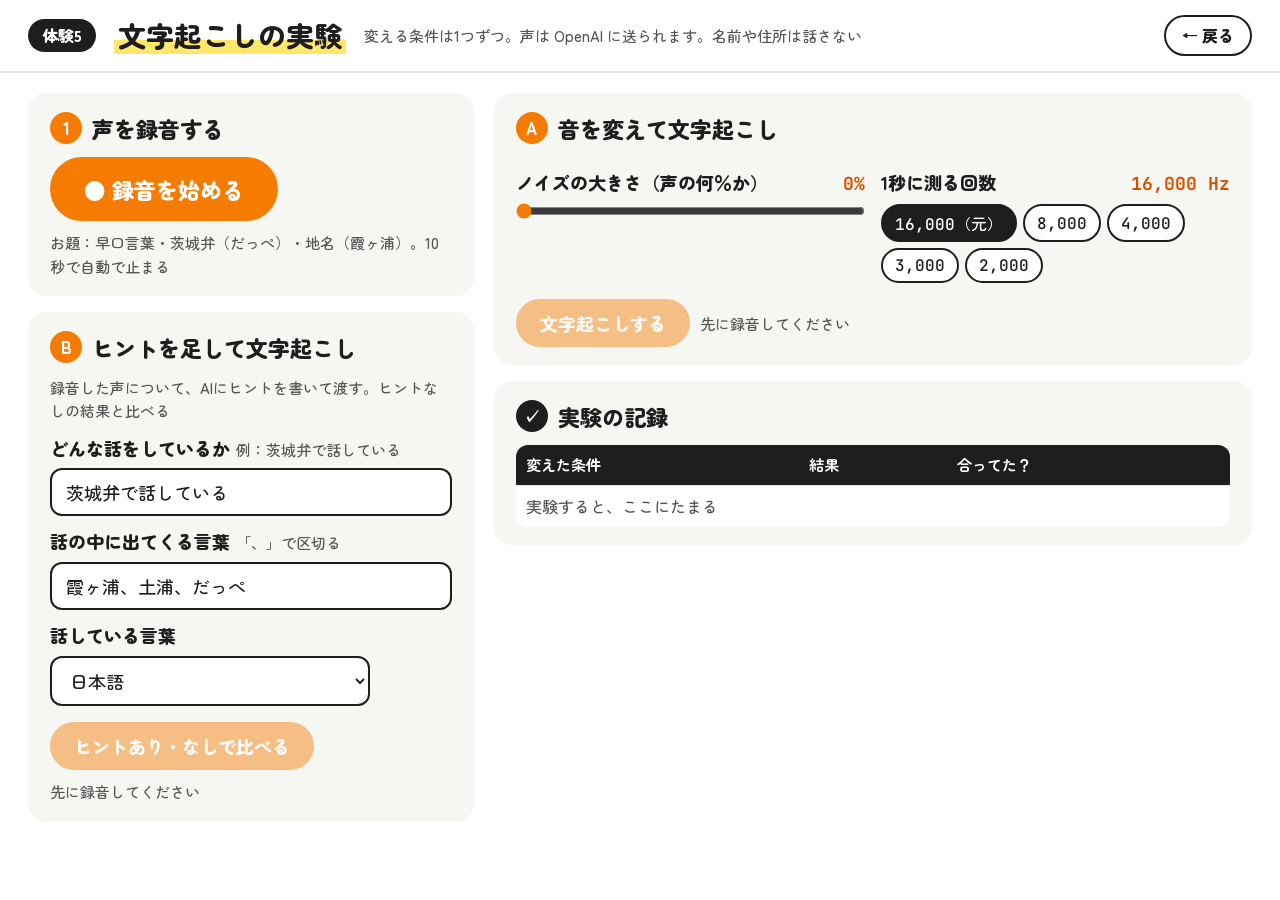
<file: image-speech-demos/5_transcription.html>
<!DOCTYPE html>
<html lang="ja">
<head>
<meta charset="UTF-8">
<meta name="viewport" content="width=device-width, initial-scale=1.0">
<title>文字起こしの実験</title>
<script src="publish.js" data-demo="5"></script>
<link rel="preconnect" href="https://fonts.googleapis.com">
<link rel="preconnect" href="https://fonts.gstatic.com" crossorigin>
<link href="https://fonts.googleapis.com/css2?family=JetBrains+Mono:wght@500&family=Zen+Maru+Gothic:wght@500;700;900&display=swap" rel="stylesheet">
<link rel="stylesheet" href="app.css">
<style>
main { grid-template-columns: minmax(400px, 1fr) minmax(560px, 1.7fr); }
#pairB { grid-template-columns: 1fr; }
.grid2.one { grid-template-columns: 1fr; }
.pair { display: grid; grid-template-columns: 1fr 1fr; gap: 14px; margin-top: 14px; }
.pair .card .answer { font-size: 22px; padding: 12px 16px; min-height: 64px; }
.rates { display: flex; flex-wrap: wrap; gap: 6px; margin-top: 6px; }
.rates button { font-family: var(--mono); font-weight: 500; font-size: 16px; padding: 5px 12px; }
.rates button.on { background: var(--ink); color: #fff; }
.grid2 { display: grid; grid-template-columns: 1fr 1fr; gap: 0 16px; }
</style>
</head>
<body>
<header>
    <span class="tag api">体験5</span>
    <h1>文字起こしの実験</h1>
    <span class="note">変える条件は1つずつ。声は OpenAI に送られます。名前や住所は話さない</span>
    <a class="back" href="./">← 戻る</a>
</header>
<main>
    <div>
        <section class="panel">
            <h2><span class="n">1</span>声を録音する</h2>
            <div class="btns"><button id="btnRec" class="primary big">● 録音を始める</button></div>
            <p class="status" id="recStatus">お題：早口言葉・茨城弁（だっぺ）・地名（霞ヶ浦）。10秒で自動で止まる</p>
            <audio id="player" controls hidden></audio>
        </section>
        <section class="panel">
            <h2><span class="n">B</span>ヒントを足して文字起こし</h2>
            <p class="status" style="margin-top:0;">録音した声について、AIにヒントを書いて渡す。ヒントなしの結果と比べる</p>
            <div class="grid2 one">
                <div><label class="lb" for="prompt">どんな話をしているか<small>例：茨城弁で話している</small></label><input id="prompt" type="text" value="茨城弁で話している"></div>
                <div><label class="lb" for="kw">話の中に出てくる言葉<small>「、」で区切る</small></label><input id="kw" type="text" value="霞ヶ浦、土浦、だっぺ"></div>
            </div>
            <label class="lb" for="lang">話している言葉</label>
            <select id="lang" style="max-width:320px;"><option value="">指定しない</option><option value="ja" selected>日本語</option><option value="en">英語</option></select>
            <div class="btns" style="margin-top:16px;"><button id="btnB" class="primary" disabled>ヒントあり・なしで比べる</button><span class="status" id="bStatus" style="margin:0;">先に録音してください</span></div>
            <div class="pair" id="pairB" hidden>
                <div class="card"><div class="hd"><span class="pill">ヒントなし</span></div><div class="answer" id="textB0"></div><p class="pieces" id="pcB0"></p></div>
                <div class="card"><div class="hd"><span class="pill on">ヒントあり</span></div><div class="answer" id="textB1"></div><p class="pieces" id="pcB1"></p></div>
            </div>
        </section>
    </div>

    <div>
        <section class="panel">
            <h2><span class="n">A</span>音を変えて文字起こし</h2>
            <div class="grid2">
                <div><div class="row">ノイズの大きさ（声の何％か）<b id="vNoise">0%</b></div><input id="noise" type="range" min="0" max="300" step="10" value="0"></div>
                <div><div class="row">1秒に測る回数<b id="vRate">16,000 Hz</b></div><div class="rates" id="rates"></div></div>
            </div>
            <div class="btns" style="margin-top:16px;"><button id="btnA" class="primary" disabled>文字起こしする</button><span class="status" id="aStatus" style="margin:0;">先に録音してください</span></div>
            <div class="pair" id="pairA" hidden>
                <div class="card"><div class="hd"><span class="pill">元の声</span></div><img id="specA0" class="spec" alt=""><div class="answer" id="textA0"></div><p class="pieces" id="pcA0"></p></div>
                <div class="card"><div class="hd"><span class="pill on" id="labelA1">変えた声</span></div><img id="specA1" class="spec" alt=""><audio id="audioA1" controls></audio><div class="answer" id="textA1"></div><p class="pieces" id="pcA1"></p></div>
            </div>
        </section>
        <section class="panel">
            <h2><span class="n ink">✓</span>実験の記録</h2>
            <table class="log"><thead><tr><th>変えた条件</th><th>結果</th><th>合ってた？</th></tr></thead><tbody id="log"><tr><td colspan="3" style="color:var(--muted);">実験すると、ここにたまる</td></tr></tbody></table>
        </section>
    </div>
</main>
<script src="app.js"></script>
<script>
const RATES = [16000, 8000, 4000, 3000, 2000];   // 録音した声は 16,000（AIに送る形）。そこから下げる
let rate = 16000, rec = null, hasVoice = false, loggedOrig = false;
$('rates').innerHTML = RATES.map((r) => `<button data-r="${r}" class="${r === rate ? 'on' : ''}">${r.toLocaleString()}${r === 16000 ? '（元）' : ''}</button>`).join('');
[...$('rates').children].forEach((b) => (b.onclick = () => {
    rate = +b.dataset.r; $('vRate').textContent = rate.toLocaleString() + ' Hz';
    [...$('rates').children].forEach((x) => x.classList.toggle('on', x === b));
}));
$('noise').oninput = () => { $('vNoise').textContent = $('noise').value + '%'; };

// 文字起こしが少しずつ届く様子：届いた文字を1つずつ足す
const pieces = {};
function startPieces(key) {
    pieces[key] = { n: 0, t0: performance.now(), first: 0 };
    $('text' + key).innerHTML = ''; $('text' + key).classList.add('thinking'); $('pc' + key).textContent = '';
}
function onPiece(ev) {
    const p = pieces[ev.key], el = $('text' + ev.key);
    if (!p) return;
    if (ev.type === 'start') { p.t0 = performance.now(); $('pc' + ev.key).textContent = 'AIが聞いています…'; return; }
    const now = (performance.now() - p.t0) / 1000;
    if (ev.type === 'text') {   // 同じ声なので、前の結果を使った
        el.classList.remove('thinking'); el.textContent = ev.text; $('pc' + ev.key).textContent = '同じ声なので、前の結果を使った'; return;
    }
    el.classList.remove('thinking');
    if (!p.n) p.first = now;
    p.n += 1;
    const sp = document.createElement('span'); sp.className = 'pc'; sp.textContent = ev.text; el.appendChild(sp);
    $('pc' + ev.key).textContent = '';
}

function addLog(cond, text) {
    const tb = $('log');
    if (tb.querySelector('td[colspan]')) tb.innerHTML = '';
    const tr = document.createElement('tr');
    tr.innerHTML = '<td></td><td></td><td class="ok"><button>〇</button> <button>×</button></td>';
    tr.children[0].textContent = cond; tr.children[1].textContent = text;
    tr.querySelectorAll('button').forEach((b) => (b.onclick = () => {
        tr.querySelectorAll('button').forEach((x) => { x.style.background = ''; x.style.color = ''; });
        b.style.background = b.textContent === '〇' ? '#f57c00' : '#1e1e1e'; b.style.color = '#fff';
    }));
    tb.appendChild(tr);
}

$('btnRec').onclick = async () => {
    if (rec) { $('btnRec').disabled = true; return finish(); }
    try {
        rec = new Recorder();
        await rec.start(10, (left) => { $('recStatus').textContent = `録音中… あと ${left} 秒（もう一度押すと止まる）`; });
        $('btnRec').textContent = '■ 止める'; $('btnRec').className = 'rec big';
        $('recStatus').className = 'status';
        rec.done.then(() => rec && finish());
    } catch (e) { rec = null; showError($('recStatus'), new Error('マイクが使えませんでした（' + e.name + '）。マイクの許可を確かめてください')); }
};
async function finish() {
    const r = rec; rec = null;
    const audio = await r.stop();
    $('btnRec').textContent = '● 録り直す'; $('btnRec').className = 'primary big'; $('btnRec').disabled = false;
    $('player').src = audio; $('player').hidden = false;
    $('recStatus').className = 'status'; $('recStatus').innerHTML = '<span class="thinking">声を AI に送る形にしています</span>';
    try {
        const v = await api('voice', { audio });
        $('recStatus').textContent = `${v.seconds.toFixed(1)} 秒の声を録音しました。A か B を試そう`;
        hasVoice = true; loggedOrig = false;
        $('btnA').disabled = $('btnB').disabled = false;
        $('aStatus').textContent = ''; $('bStatus').textContent = '';
        $('pairA').hidden = $('pairB').hidden = true;
    } catch (e) { showError($('recStatus'), e); }
}

$('btnA').onclick = async () => {
    const noise = +$('noise').value;
    $('btnA').disabled = true; $('aStatus').className = 'status'; $('aStatus').innerHTML = '<span class="thinking">文字起こし中</span>';
    const cond = `ノイズ ${noise}%・${rate.toLocaleString()} Hz`;
    try {
        startPieces('A0'); startPieces('A1');
        $('specA0').removeAttribute('src'); $('specA1').removeAttribute('src');
        $('labelA1').textContent = cond; $('pairA').hidden = false;
        await apiStream('exp_a', { noise, rate }, (ev) => {
            if (ev.type === 'info') { $('specA0').src = ev.orig_spec; $('specA1').src = ev.changed_spec; $('audioA1').src = ev.changed_audio; }
            else onPiece(ev);
            if (ev.type === 'result') {
                if (!loggedOrig) { addLog('元の声', ev.orig_text); loggedOrig = true; }
                addLog(cond, ev.changed_text);
                $('aStatus').textContent = '';
            }
        });
    } catch (e) { showError($('aStatus'), e); }
    $('btnA').disabled = false;
};

$('btnB').onclick = async () => {
    const prompt = $('prompt').value.trim(), keywords = $('kw').value.replace(/、/g, ',').split(',').map((s) => s.trim()).filter(Boolean), lang = $('lang').value;
    $('btnB').disabled = true; $('bStatus').className = 'status'; $('bStatus').innerHTML = '<span class="thinking">文字起こし中</span>';
    try {
        startPieces('B0'); startPieces('B1'); $('pairB').hidden = false;
        await apiStream('exp_b', { prompt, keywords, languages: lang ? [lang] : [] }, (ev) => {
            if (ev.type !== 'result') onPiece(ev);
            else {
                if (!loggedOrig) { addLog('元の声', ev.plain); loggedOrig = true; }
                addLog('ヒント：' + [prompt, keywords.join('、'), lang ? $('lang').selectedOptions[0].textContent : ''].filter(Boolean).join('／'), ev.hinted);
                $('bStatus').textContent = '';
            }
        });
    } catch (e) { showError($('bStatus'), e); }
    $('btnB').disabled = false;
};
</script>
</body>
</html>
</file>
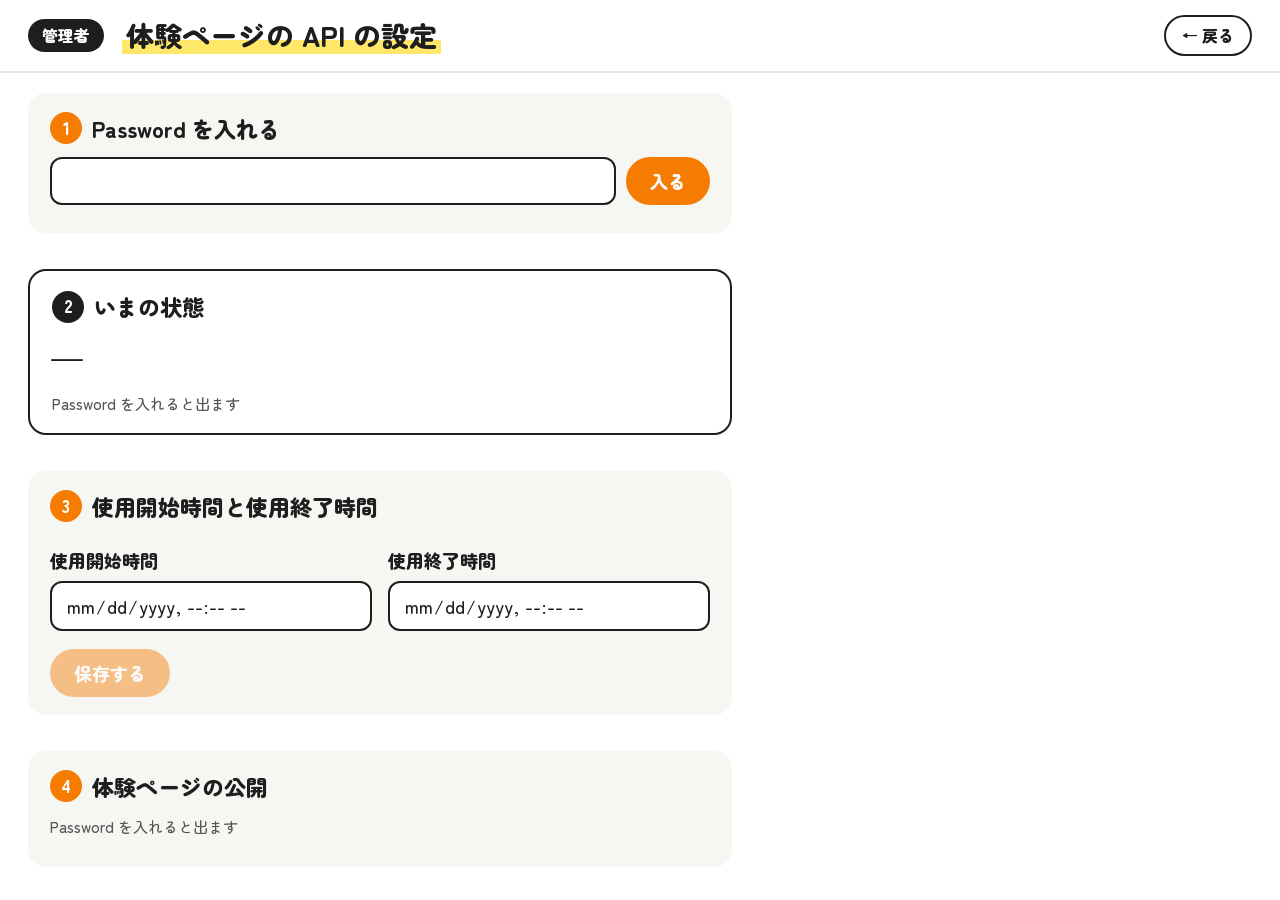
<file: image-speech-demos/admin.html>
<!DOCTYPE html>
<html lang="ja">
<head>
<meta charset="UTF-8">
<meta name="viewport" content="width=device-width, initial-scale=1.0">
<title>体験ページの API の設定</title>
<link rel="preconnect" href="https://fonts.googleapis.com">
<link rel="preconnect" href="https://fonts.gstatic.com" crossorigin>
<link href="https://fonts.googleapis.com/css2?family=JetBrains+Mono:wght@500&family=Zen+Maru+Gothic:wght@500;700;900&display=swap" rel="stylesheet">
<link rel="stylesheet" href="app.css">
<style>
main { grid-template-columns: 1fr; max-width: 760px; }
.row2 { display: flex; gap: 10px; }
.row2 input { flex: 1; }
.now { font-size: 30px; font-weight: 900; }
.now.ok { color: #1e8e3e; }
.now.ng { color: var(--ng); }
.times { display: grid; grid-template-columns: 1fr 1fr; gap: 0 16px; }
@media (max-width: 600px) { .times { grid-template-columns: 1fr; } }
input[type=password], input[type=datetime-local] { width: 100%; font-family: var(--font); font-size: 18px; font-weight: 500; padding: 9px 14px; border: 2px solid var(--ink); border-radius: 12px; background: #fff; color: var(--ink); }
.publist { display: grid; gap: 10px; }
.pubrow { display: flex; align-items: center; gap: 14px; padding: 10px 16px; border-radius: 14px; background: #fff; border: 2px solid var(--line); }
.pubrow .name { flex: 1; font-weight: 900; }
.pubrow .st { font-size: 15px; font-weight: 900; color: var(--muted); }
.pubrow .st.on { color: #1e8e3e; }
.pubrow button { font-size: 15px; padding: 6px 16px; }
</style>
</head>
<body>
<header>
    <span class="tag api">管理者</span>
    <h1>体験ページの API の設定</h1>
    <a class="back" href="./">← 戻る</a>
</header>
<main>
    <section class="panel">
        <h2><span class="n">1</span>Password を入れる</h2>
        <div class="row2"><input id="pass" type="password" autocomplete="off"><button id="btnLogin" class="primary">入る</button></div>
        <p class="status" id="loginStatus"></p>
    </section>
    <section class="panel white">
        <h2><span class="n ink">2</span>いまの状態</h2>
        <p class="now" id="now">—</p>
        <p class="status" id="nowSub">Password を入れると出ます</p>
    </section>
    <section class="panel">
        <h2><span class="n">3</span>使用開始時間と使用終了時間</h2>
        <div class="times">
            <div><label class="lb" for="start">使用開始時間</label><input id="start" type="datetime-local" disabled></div>
            <div><label class="lb" for="end">使用終了時間</label><input id="end" type="datetime-local" disabled></div>
        </div>
        <div class="btns" style="margin-top:18px;"><button id="btnSave" class="primary" disabled>保存する</button><span class="status" id="saveStatus" style="margin:0;"></span></div>
    </section>
    <section class="panel">
        <h2><span class="n">4</span>体験ページの公開</h2>
        <div class="publist" id="pubList"><p class="status" style="margin:0;">Password を入れると出ます</p></div>
        <p class="status" id="pubStatus"></p>
    </section>
</main>
<script src="app.js"></script>
<script>
const p2 = (n) => String(n).padStart(2, '0');
// 時間は、このパソコンの時刻（日本時間）で見せて、サーバには ISO の文字列で送る
const toInput = (iso) => { if (!iso) return ''; const d = new Date(iso); return `${d.getFullYear()}-${p2(d.getMonth() + 1)}-${p2(d.getDate())}T${p2(d.getHours())}:${p2(d.getMinutes())}`; };
const fromInput = (v) => (v ? new Date(v).toISOString() : '');
const fmt = (iso) => { const d = new Date(iso); return `${d.getMonth() + 1}/${d.getDate()} ${p2(d.getHours())}:${p2(d.getMinutes())}`; };
let current = null;

// 体験ページの公開：公開前の体験は、一覧・体験ページ・スライドで「間もなく公開！」になる
const DEMO_NAMES = { 1: '体験1 画像とピクセル・画像分類', 2: '体験2 手と体の検出', 3: '体験3 AIで写真を読み取る', 4: '体験4 音の波形とスペクトログラム', 5: '体験5 文字起こしの実験' };
let published = [];
function showPublished() {
    $('pubList').innerHTML = '';
    Object.entries(DEMO_NAMES).forEach(([n, name]) => {
        const on = published.includes(+n);
        const row = document.createElement('div');
        row.className = 'pubrow';
        row.innerHTML = `<span class="name"></span><span class="st ${on ? 'on' : ''}">${on ? '公開中' : '公開前'}</span><button class="${on ? '' : 'primary'}">${on ? '公開をやめる' : '公開する'}</button>`;
        row.querySelector('.name').textContent = name;
        row.querySelector('button').onclick = () => savePublished(on ? published.filter((x) => x !== +n) : published.concat(+n), on ? `${name} の公開をやめました` : `${name} を公開しました`);
        $('pubList').appendChild(row);
    });
}
async function loadPublished() {
    let r;
    try { r = await fetch(API_BASE + 'published', { cache: 'no-store' }); } catch (e) { throw NOT_REACHED; }
    published = (await r.json()).published;
    showPublished();
}
async function savePublished(list, done) {
    $('pubStatus').className = 'status'; $('pubStatus').innerHTML = '<span class="thinking">保存しています</span>';
    try {
        let r;
        try {
            r = await fetch(API_BASE + 'admin/published', { method: 'PUT', headers: withPassword({ 'Content-Type': 'application/json' }), body: JSON.stringify({ published: list }) });
        } catch (e) { throw NOT_REACHED; }
        let j = null;
        try { j = await r.json(); } catch (e) { /* 中身が読めないときは番号だけで見立てる */ }
        if (!r.ok) throw new AppError(explain(r.status, j));
        published = j.published;
        showPublished();
        $('pubStatus').textContent = done + '（ほかの場所に届くまで、最大1分ほどかかる）';
    } catch (e) { showError($('pubStatus'), e); }
}

async function settings(method, body) {
    let r;
    try {
        r = await fetch(API_BASE + 'admin/settings', { method, body: body ? JSON.stringify(body) : undefined,
            headers: withPassword(body ? { 'Content-Type': 'application/json' } : {}) });
    } catch (e) { throw NOT_REACHED; }
    let j = null;
    try { j = await r.json(); } catch (e) { /* 中身が読めないときは番号だけで見立てる */ }
    if (!r.ok) throw new AppError(explain(r.status, j));
    return j;
}
// いまの状態：体験 3・5 を、いま使えるか（30秒ごとに見直す）
function showNow() {
    const s = current;
    if (!s) return;
    const now = Date.now(), a = Date.parse(s.start), b = Date.parse(s.end);
    const ok = s.start && s.end && now >= a && now < b;
    $('now').textContent = ok ? '体験3・5 を使えます' : '体験3・5 は使えません';
    $('now').className = 'now ' + (ok ? 'ok' : 'ng');
    $('nowSub').className = 'status';
    $('nowSub').textContent = !s.start || !s.end ? '使用開始時間と使用終了時間がまだ決まっていません'
        : now < a ? `使用開始時間 ${fmt(s.start)} から使えます（使用終了時間 ${fmt(s.end)}）`
        : now >= b ? `使用終了時間 ${fmt(s.end)} で終わりました（使用開始時間 ${fmt(s.start)}）`
        : `使用終了時間 ${fmt(s.end)} まで使えます（使用開始時間 ${fmt(s.start)}）`;
}
function show(s) {
    current = s;
    $('start').value = toInput(s.start); $('end').value = toInput(s.end);
    $('start').disabled = $('end').disabled = $('btnSave').disabled = false;
    showNow();
}
async function login() {
    setPassword($('pass').value.trim());
    if (!password()) return;
    $('loginStatus').className = 'status'; $('loginStatus').innerHTML = '<span class="thinking">確かめています</span>';
    try { show(await settings('GET')); await loadPublished(); $('loginStatus').textContent = '入りました'; }
    catch (e) { showError($('loginStatus'), e); }
}
$('btnLogin').onclick = login;
$('pass').addEventListener('keydown', (e) => { if (e.key === 'Enter') login(); });
$('btnSave').onclick = async () => {
    $('saveStatus').className = 'status'; $('saveStatus').innerHTML = '<span class="thinking">保存しています</span>';
    try {
        show(await settings('PUT', { start: fromInput($('start').value), end: fromInput($('end').value) }));
        $('saveStatus').textContent = '保存しました（ほかの場所に届くまで、最大1分ほどかかる）';
    } catch (e) { showError($('saveStatus'), e); }
};
setInterval(showNow, 30000);
if (password()) { $('pass').value = password(); login(); }
</script>
</body>
</html>
</file>
<file: image-speech-demos/app.css>
/* 体験ページ 3・5 の共通の見た目。体験ページ 1・2・4 と同じ色と書体 */
:root {
    --bg: #ffffff; --ink: #1e1e1e; --muted: #555555; --dim: #9a9a9a;
    --accent: #f57c00; --accent-strong: #d35400; --accent-soft: #fff5e8; --hl: #ffe76a;
    --line: #e9e9e6; --panel: #f6f6f3; --ng: #c0392b; --radius: 18px;
    --font: 'Zen Maru Gothic', sans-serif; --mono: 'JetBrains Mono', 'Zen Maru Gothic', monospace;
}
* { box-sizing: border-box; margin: 0; padding: 0; }
[hidden] { display: none !important; }
body { background: var(--bg); color: var(--ink); font-family: var(--font); font-weight: 500; font-size: 18px; line-height: 1.55; }
header { display: flex; align-items: center; gap: 18px; padding: 14px 28px; border-bottom: 2px solid var(--line); flex-wrap: wrap; }
header h1 { font-size: 28px; font-weight: 900; background: linear-gradient(transparent 60%, var(--hl) 60%, var(--hl) 92%, transparent 92%); padding: 0 4px; }
header .tag { padding: 4px 14px; border-radius: 999px; background: var(--accent); color: #fff; font-size: 16px; font-weight: 900; }
header .tag.api { background: var(--ink); }
header .note { flex: 1 1 240px; font-size: 15px; color: var(--muted); }
header a.back { margin-left: auto; padding: 6px 16px; border-radius: 999px; border: 2px solid var(--ink); color: var(--ink); font-size: 16px; font-weight: 900; text-decoration: none; }
main { display: grid; gap: 20px; padding: 20px 28px 28px; align-items: start; }
@media (max-width: 1100px) { main { grid-template-columns: 1fr !important; } }
.panel { background: var(--panel); border-radius: var(--radius); padding: 18px 22px; }
.panel + .panel { margin-top: 16px; }
.panel.white { background: #fff; border: 2px solid var(--ink); }
h2 { display: flex; align-items: center; gap: 10px; font-size: 22px; font-weight: 900; margin-bottom: 12px; }
h2 .n { display: inline-grid; place-items: center; width: 32px; height: 32px; border-radius: 50%; background: var(--accent); color: #fff; font-size: 17px; flex: none; }
h2 .n.ink { background: var(--ink); }
.btns { display: flex; flex-wrap: wrap; gap: 10px; align-items: center; }
button, label.file { font-family: var(--font); font-size: 18px; font-weight: 900; padding: 9px 22px; border-radius: 999px; border: 2px solid var(--ink); background: #fff; color: var(--ink); cursor: pointer; }
button.primary { background: var(--accent); border-color: var(--accent); color: #fff; }
button.big { font-size: 22px; padding: 14px 32px; }
button.rec { background: var(--ng); border-color: var(--ng); color: #fff; }
button:disabled { opacity: .45; cursor: default; }
label.file input { display: none; }
label.lb { display: block; margin: 12px 0 6px; font-weight: 900; }
label.lb small { font-weight: 500; color: var(--muted); font-size: 15px; margin-left: 6px; }
input[type=text], textarea, select { width: 100%; font-family: var(--font); font-size: 18px; font-weight: 500; padding: 9px 14px; border: 2px solid var(--ink); border-radius: 12px; background: #fff; color: var(--ink); }
textarea { resize: vertical; min-height: 84px; line-height: 1.5; }
input[type=range] { width: 100%; accent-color: var(--accent); }
.row { display: flex; justify-content: space-between; align-items: baseline; font-weight: 900; margin-top: 12px; }
.row b { font-family: var(--mono); color: var(--accent-strong); font-size: 18px; }
.chips { display: flex; flex-wrap: wrap; gap: 8px; }
.chips button { font-size: 16px; padding: 6px 14px; font-weight: 700; }
.chips button.on { background: var(--ink); color: #fff; }
.seg { display: inline-flex; border: 2px solid var(--ink); border-radius: 999px; overflow: hidden; }
.seg button { border: 0; border-radius: 0; padding: 8px 26px; font-family: var(--mono); }
.seg button.on { background: var(--ink); color: #fff; }
video.cam { display: block; width: 100%; aspect-ratio: 16 / 9; border-radius: 12px; background: #ddd; object-fit: cover; transform: scaleX(-1); margin-top: 12px; }
img.photo { display: block; width: 100%; border-radius: 12px; margin-top: 12px; background: #ddd; }
.answer { background: #fff; border: 2px solid var(--ink); border-radius: 14px; padding: 16px 20px; font-size: 20px; line-height: 1.75; white-space: pre-wrap; }
.answer.wait { color: var(--muted); }
.card { background: #fff; border: 2px solid var(--line); border-radius: 14px; padding: 14px 18px; }
.card + .card { margin-top: 12px; }
.card .hd { display: flex; align-items: center; gap: 10px; font-weight: 900; margin-bottom: 8px; }
.card .hd .pill { padding: 2px 12px; border-radius: 999px; background: var(--ink); color: #fff; font-family: var(--mono); font-size: 15px; }
.card .hd .pill.on { background: var(--accent); }
.meta { margin-top: 8px; font-size: 15px; color: var(--muted); }
.status { margin-top: 10px; font-size: 15px; color: var(--muted); }
.status.err { color: var(--ng); font-weight: 700; line-height: 1.6; }
.status.err b { font-weight: 900; }
details.errdetail { margin-top: 4px; color: var(--muted); font-weight: 500; }
details.errdetail summary { cursor: pointer; font-size: 14px; }
details.errdetail code { display: block; margin-top: 4px; padding: 6px 10px; border-radius: 8px; background: #fdf0ee; font-family: var(--mono); font-size: 12px; white-space: pre-wrap; word-break: break-all; }
.warn { margin-top: 14px; padding: 10px 14px; border-radius: 12px; background: var(--accent-soft); border: 2px dashed var(--accent); font-size: 15px; }
.spec { display: block; width: 100%; border-radius: 10px; border: 2px solid var(--line); background: #fff; }
audio { width: 100%; margin-top: 8px; }
table.log { width: 100%; border-collapse: collapse; font-size: 16px; background: #fff; border-radius: 12px; overflow: hidden; }
table.log th { text-align: left; padding: 8px 10px; background: var(--ink); color: #fff; font-size: 15px; }
table.log td { padding: 8px 10px; border-top: 1px solid var(--line); vertical-align: top; }
table.log td.ok button { font-size: 15px; padding: 2px 10px; }
.thinking::after { content: '…'; animation: dots 1.2s steps(3, end) infinite; display: inline-block; width: 1.2em; overflow: hidden; vertical-align: bottom; }
@keyframes dots { from { width: 0; } to { width: 1.2em; } }

/* 送った中身・返ってきた中身（JSON） */
details.json { margin-top: 10px; border: 2px solid var(--line); border-radius: 12px; background: #fff; }
details.json summary { padding: 8px 14px; font-weight: 900; font-size: 16px; cursor: pointer; }
details.json pre { max-height: 300px; overflow: auto; margin: 0; padding: 10px 14px; border-top: 2px solid var(--line); font-family: var(--mono); font-size: 13px; line-height: 1.5; white-space: pre-wrap; word-break: break-all; }
/* 少しずつ届いた文字のかけら（となり同士の色を変えて、区切りを見せる） */
.answer .pc { border-radius: 4px; animation: pc-in .35s ease-out; }
.answer .pc:nth-child(odd) { background: #fff1d6; }
.answer .pc:nth-child(even) { background: #ffe1b3; }
@keyframes pc-in { from { background: var(--accent); color: #fff; } }
.pieces { margin-top: 6px; font-size: 14px; color: var(--muted); }
.pieces b { font-family: var(--mono); color: var(--accent-strong); }
</file>
